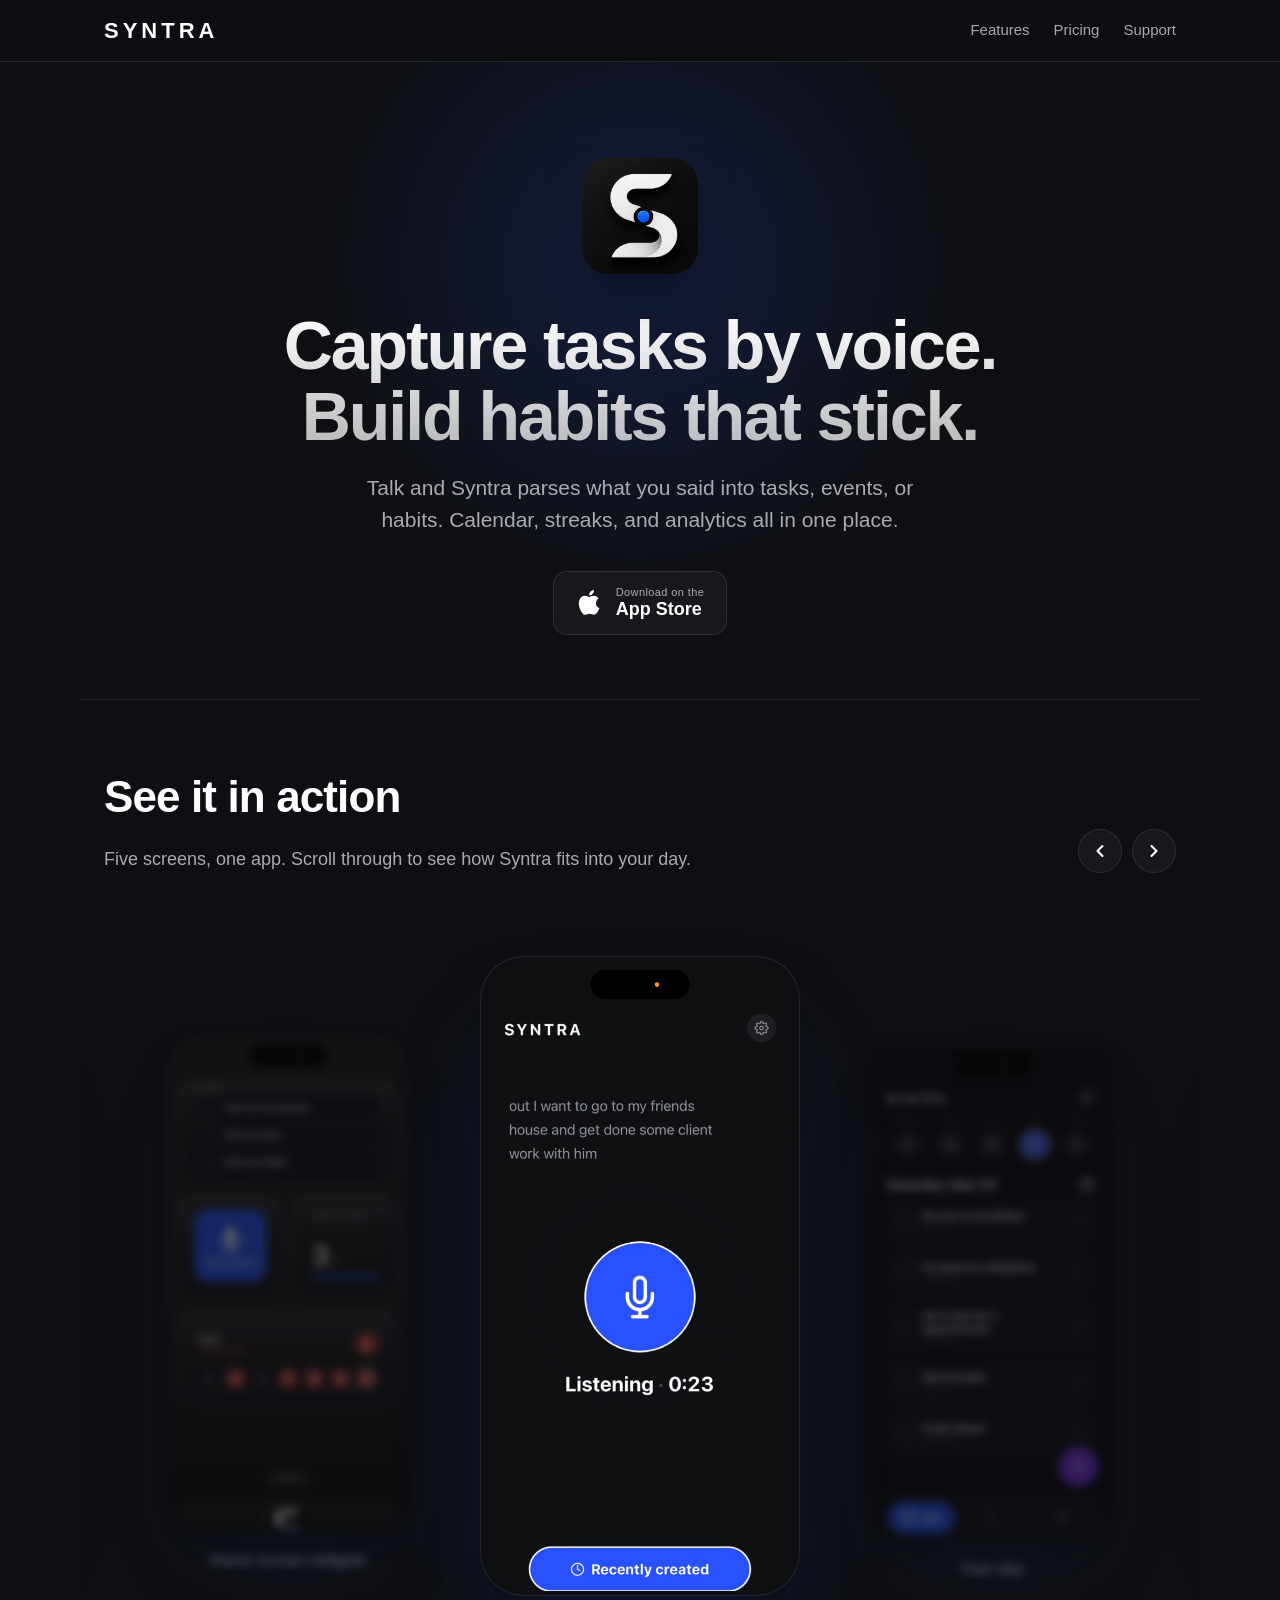
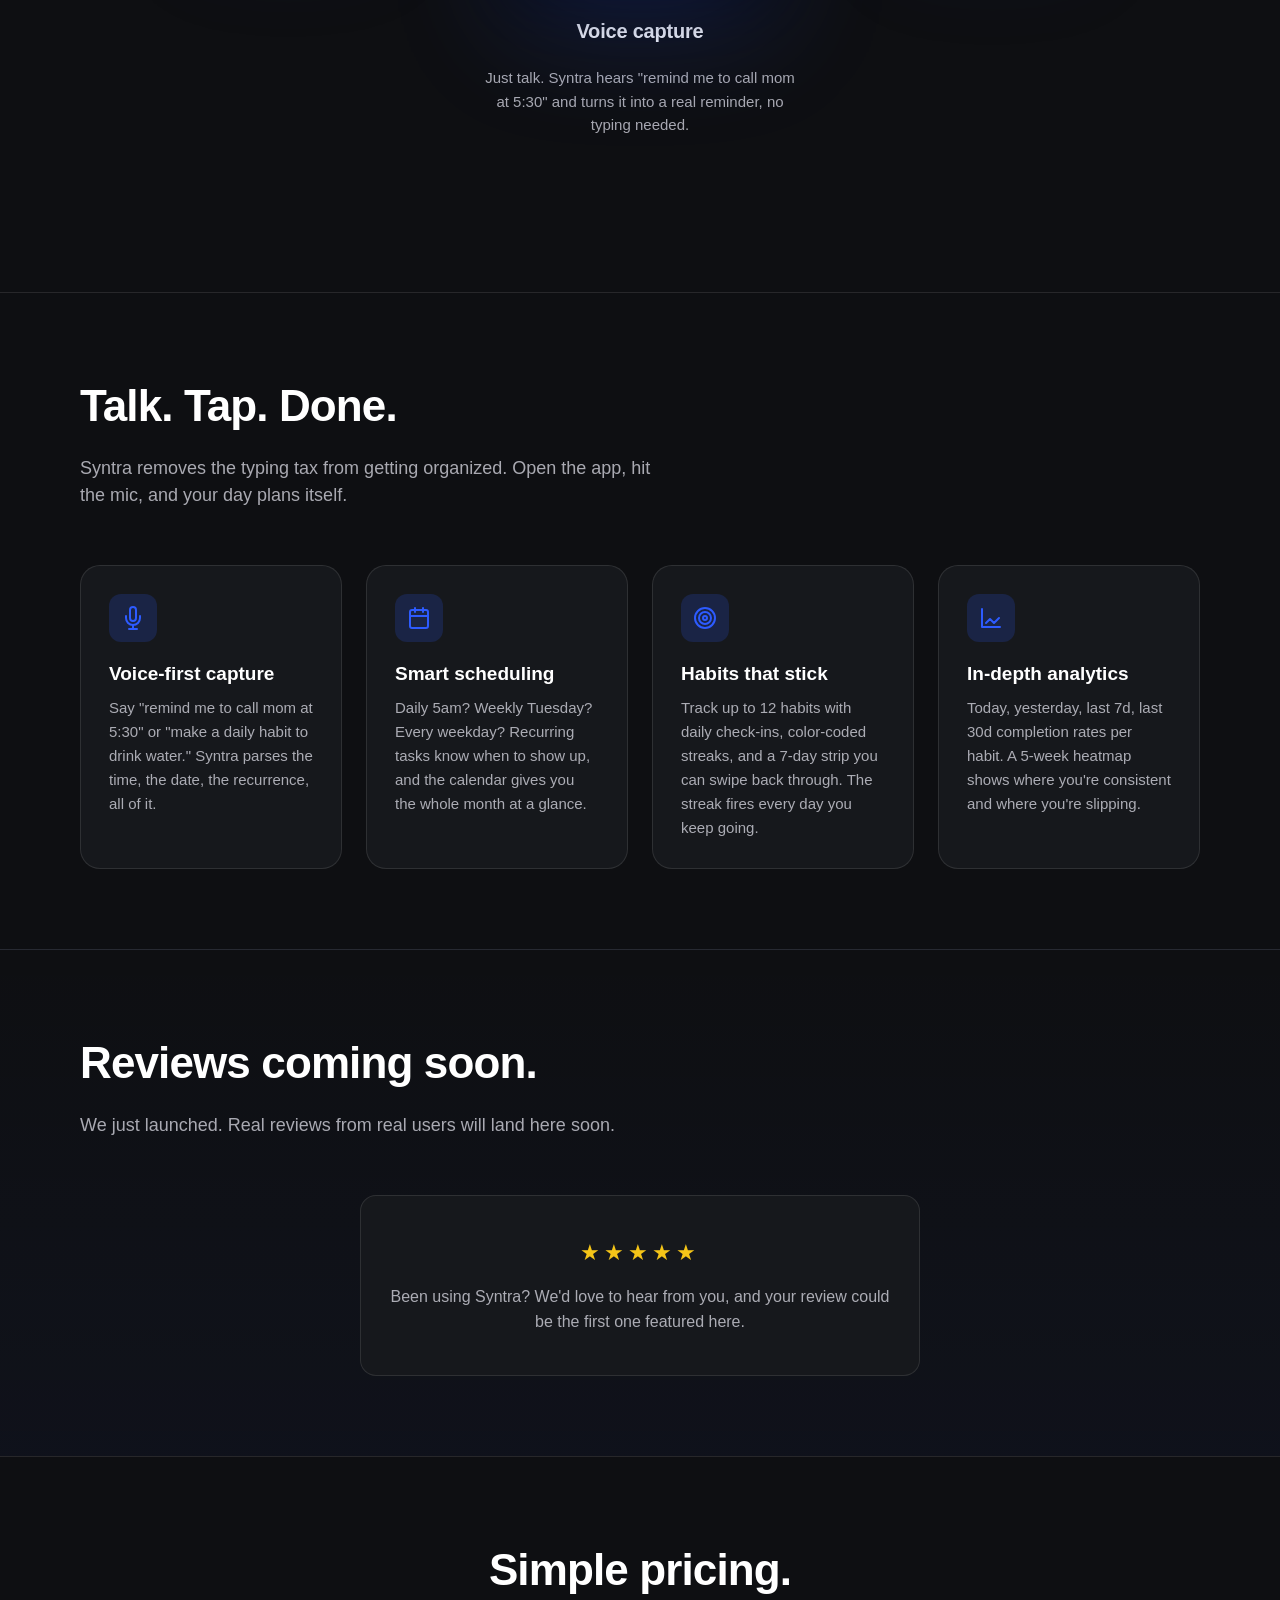
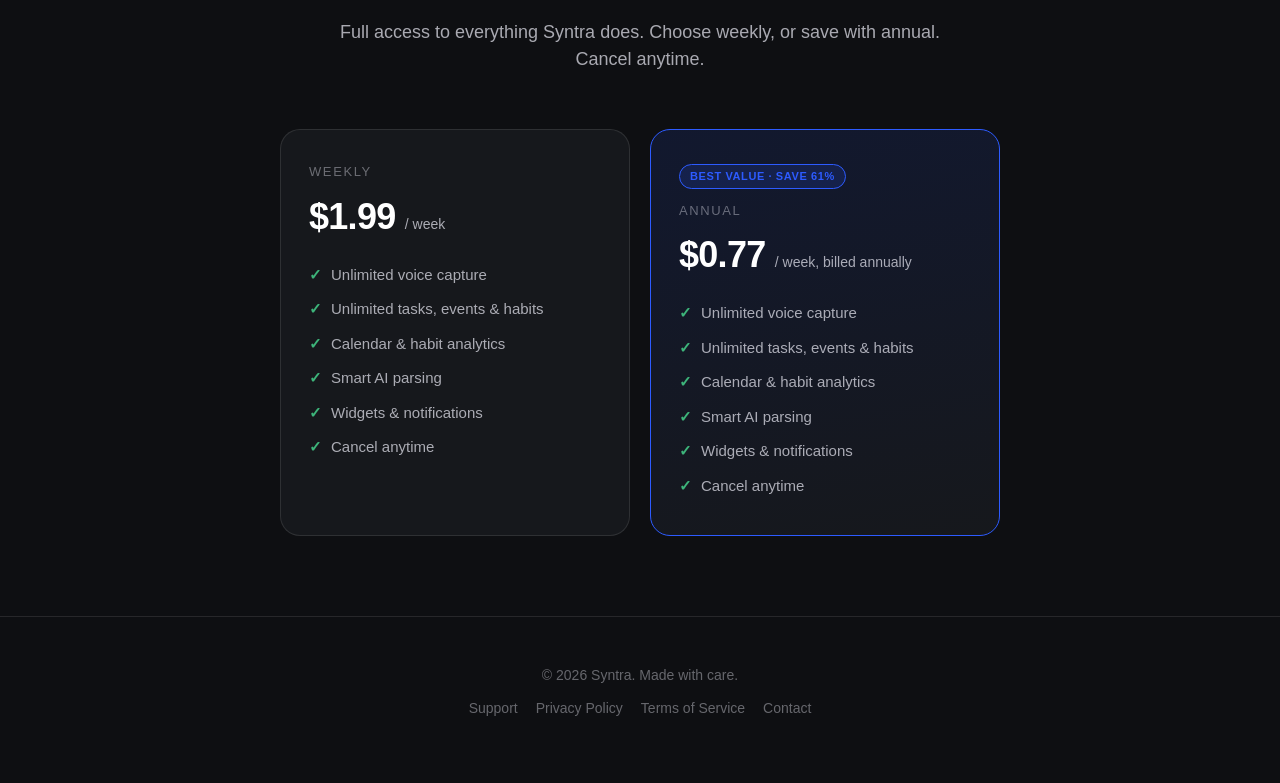
<file: index.html>
<!DOCTYPE html>
<html lang="en">
<head>
  <meta charset="UTF-8" />
  <meta name="viewport" content="width=device-width, initial-scale=1.0" />
  <meta name="description" content="Syntra: capture tasks by voice, build habits that stick. AI-powered productivity for iOS." />
  <meta name="theme-color" content="#0E0F12" />
  <title>Syntra — Voice-first tasks, habits, and events</title>
  <link rel="icon" href="syntra-logo.png" type="image/png" />
  <link rel="apple-touch-icon" href="syntra-logo.png" />
  <link rel="stylesheet" href="styles.css?v=4" />
</head>
<body>

  <!-- Nav -->
  <nav class="nav">
    <div class="nav-inner">
      <a href="/" class="brand">
        <span>SYNTRA</span>
      </a>
      <div class="nav-links">
        <a href="#features">Features</a>
        <a href="#pricing">Pricing</a>
        <a href="support.html">Support</a>
      </div>
    </div>
  </nav>

  <!-- Hero -->
  <header class="hero">
    <div class="hero-inner">
      <img src="syntra-logo.png" alt="Syntra logo" class="logo" />
      <h1>Capture tasks by voice.<br />Build habits that stick.</h1>
      <p>Talk and Syntra parses what you said into tasks, events, or habits. Calendar, streaks, and analytics all in one place.</p>

      <div class="download-row">
        <a href="https://apps.apple.com/app/syntra-voice-tasks-habits/id6770732266" class="store-btn" target="_blank" rel="noopener" aria-label="Download Syntra on the App Store">
          <svg viewBox="0 0 24 24" fill="currentColor"><path d="M17.05 12.04a4.85 4.85 0 0 1 2.32-4.07 5 5 0 0 0-3.94-2.13c-1.66-.17-3.27 1-4.12 1-.86 0-2.16-.97-3.56-.95a5.25 5.25 0 0 0-4.43 2.7c-1.9 3.3-.49 8.16 1.36 10.83.91 1.31 2 2.78 3.42 2.73 1.38-.06 1.9-.89 3.57-.89 1.66 0 2.13.89 3.57.86 1.48-.03 2.42-1.32 3.32-2.65a11.09 11.09 0 0 0 1.5-3.07 4.7 4.7 0 0 1-3.01-4.36zm-2.71-7.95a4.66 4.66 0 0 0 1.07-3.34 4.74 4.74 0 0 0-3.07 1.59 4.4 4.4 0 0 0-1.1 3.22 3.93 3.93 0 0 0 3.1-1.47z"/></svg>
          <div class="store-btn-text">
            <div class="store-btn-small">Download on the</div>
            <div class="store-btn-big">App Store</div>
          </div>
        </a>
      </div>
    </div>
  </header>

  <!-- Real screenshots — center-focused infinite carousel. The
       middle card is sharp + full-size; left/right peeks are blurred
       and dimmed. Items are cloned 3x in the DOM so we can silently
       jump scroll position when the user nears either edge, giving
       the appearance of forever-scrolling in either direction.
       Drag/swipe to advance; arrow buttons step one card with a
       smooth animation. -->
  <section class="screenshots-section">
    <div class="screenshots-header">
      <div>
        <h2 class="section-title">See it in action</h2>
        <p class="section-sub" style="margin-bottom: 0;">Five screens, one app. Scroll through to see how Syntra fits into your day.</p>
      </div>
      <div class="screenshots-arrows" aria-hidden="true">
        <button class="scroll-arrow" data-dir="-1" aria-label="Previous screenshot">
          <svg viewBox="0 0 24 24" fill="none" stroke="currentColor" stroke-width="2.5" stroke-linecap="round" stroke-linejoin="round"><polyline points="15 18 9 12 15 6"/></svg>
        </button>
        <button class="scroll-arrow" data-dir="1" aria-label="Next screenshot">
          <svg viewBox="0 0 24 24" fill="none" stroke="currentColor" stroke-width="2.5" stroke-linecap="round" stroke-linejoin="round"><polyline points="9 18 15 12 9 6"/></svg>
        </button>
      </div>
    </div>

    <div class="screenshots-wrap" id="screenshots-wrap">
      <div class="screenshots" id="screenshots-track">
        <figure class="phone-card">
          <div class="phone phone-shot">
            <img src="screenshots/mic.png?v=4" alt="Voice capture screen" />
          </div>
          <h3>Voice capture</h3>
          <p>Just talk. Syntra hears "remind me to call mom at 5:30" and turns it into a real reminder, no typing needed.</p>
        </figure>
        <figure class="phone-card">
          <div class="phone phone-shot">
            <img src="screenshots/day.png?v=4" alt="Day view with tasks" />
          </div>
          <h3>Your day</h3>
          <p>Every dated task and event for the day, sorted by time. Tap the circle to check it off; completed items strike through and sink to the bottom.</p>
        </figure>
        <figure class="phone-card">
          <div class="phone phone-shot">
            <img src="screenshots/todos.png?v=5" alt="To-do list" />
          </div>
          <h3>To-do list</h3>
          <p>The undated stuff lives here. Add by voice or by hand, edit with a tap, and pull anything you've checked off back from the archive.</p>
        </figure>
        <figure class="phone-card">
          <div class="phone phone-shot">
            <img src="screenshots/habits.png?v=4" alt="Habit tracker with streaks" />
          </div>
          <h3>Habits &amp; streaks</h3>
          <p>Track up to a dozen habits with daily check-ins. The 7-day strip on each card shows your last week at a glance, color-coded so they don't blur together.</p>
        </figure>
        <figure class="phone-card">
          <div class="phone phone-shot">
            <img src="screenshots/analytics.png?v=4" alt="Habit analytics" />
          </div>
          <h3>Habit analytics</h3>
          <p>Today, yesterday, last 7 days, last 30 days. See exactly how often each habit fires. The 30-day grid surfaces patterns and slip-ups you'd otherwise miss.</p>
        </figure>
        <figure class="phone-card">
          <div class="phone phone-shot">
            <img src="screenshots/widgets.png?v=4" alt="Home screen widgets" />
          </div>
          <h3>Home screen widgets</h3>
          <p>Keep Syntra one glance away. Drop your to-dos, today's habit progress, and a tap-to-capture mic right on your home screen, no need to open the app.</p>
        </figure>
      </div>
    </div>
  </section>

  <script>
    // Center-focused, infinite-scroll carousel.
    //
    //   1. Clone the cards twice so the track has 3 identical
    //      batches in the DOM.
    //   2. Initialise scrollLeft to the middle batch — the first
    //      thing the user sees is centered on the same card they'd
    //      see in a non-infinite layout.
    //   3. On every scroll, the card whose center is closest to the
    //      viewport's center gets .active. CSS uses .active to
    //      remove the blur, scale up, and brighten.
    //   4. When the user pans into the first or third batch, jump
    //      scrollLeft by ±batchWidth silently. Because the same
    //      cards exist at +/- batchWidth, the user can't tell.
    (function () {
      var wrap = document.getElementById("screenshots-wrap");
      var track = document.getElementById("screenshots-track");
      if (!wrap || !track) return;

      var ORIGINALS = Array.prototype.slice.call(track.children);
      var N = ORIGINALS.length;

      // Clone four times → 5 batches. More batches = more runway, so
      // a fast fling can't reach the physical scroll edge before the
      // silent recenter fires. We anchor on the MIDDLE (3rd) batch.
      var BATCHES = 5;
      var MID = 2; // index of the centered batch (0-based)
      for (var copy = 0; copy < BATCHES - 1; copy++) {
        ORIGINALS.forEach(function (el) {
          track.appendChild(el.cloneNode(true));
        });
      }

      var allCards = Array.prototype.slice.call(track.children);

      function batchWidth() {
        // Distance from card[0] to card[N] in pixels — i.e. one
        // full batch width including gaps.
        if (allCards.length <= N) return 0;
        return allCards[N].offsetLeft - allCards[0].offsetLeft;
      }

      function targetForCard(card) {
        return card.offsetLeft - wrap.clientWidth / 2 + card.clientWidth / 2;
      }

      // ─── Infinite-loop recenter ───
      // Whenever the scroll drifts a full batch (or more) away from
      // the anchored middle batch, snap it back by a whole number of
      // batch-widths in ONE correction. Using Math.round means even a
      // very fast fling that overshoots several batches is corrected
      // cleanly in a single step, instead of stuttering one batch at a
      // time (which is what caused the glitch).
      var isJumping = false;
      function maybeJump() {
        if (isJumping) return;
        var bw = batchWidth();
        if (!bw) return;
        var anchor = targetForCard(allCards[MID * N]);
        var x = wrap.scrollLeft;
        var k = Math.round((x - anchor) / bw);
        if (k === 0) return;
        isJumping = true;
        // Disable smooth-scroll for the instant, invisible jump.
        wrap.style.scrollBehavior = "auto";
        wrap.scrollLeft = x - k * bw;
        requestAnimationFrame(function () {
          wrap.style.scrollBehavior = "";
          isJumping = false;
        });
      }

      // ─── Active-card detection ───
      function updateActive() {
        var wrapRect = wrap.getBoundingClientRect();
        var center = wrapRect.left + wrapRect.width / 2;
        var bestCard = null;
        var bestDistance = Infinity;
        allCards.forEach(function (card) {
          var rect = card.getBoundingClientRect();
          var cardCenter = rect.left + rect.width / 2;
          var distance = Math.abs(cardCenter - center);
          if (distance < bestDistance) {
            bestDistance = distance;
            bestCard = card;
          }
        });
        allCards.forEach(function (c) {
          c.classList.toggle("active", c === bestCard);
        });
      }

      var raf = 0;
      wrap.addEventListener("scroll", function () {
        maybeJump();
        cancelAnimationFrame(raf);
        raf = requestAnimationFrame(updateActive);
      });

      // ─── Arrow buttons ───
      document.querySelectorAll(".scroll-arrow").forEach(function (btn) {
        btn.addEventListener("click", function () {
          var dir = parseInt(btn.getAttribute("data-dir"), 10) || 1;
          var card = wrap.querySelector(".phone-card");
          if (!card) return;
          var cardW = card.getBoundingClientRect().width;
          var styles = getComputedStyle(track);
          var gap = parseInt(styles.columnGap || styles.gap || "0", 10) || 24;
          wrap.scrollBy({ left: dir * (cardW + gap), behavior: "smooth" });
        });
      });

      // ─── Init ───
      function init() {
        if (allCards.length <= N) return;
        // Land on the first card of the anchored middle batch.
        wrap.style.scrollBehavior = "auto";
        wrap.scrollLeft = targetForCard(allCards[MID * N]);
        wrap.style.scrollBehavior = "";
        updateActive();
      }

      // Wait for the screenshot images so the offset math uses the
      // final layout. window load fires after all resources.
      if (document.readyState === "complete") {
        init();
      } else {
        window.addEventListener("load", init);
      }
      window.addEventListener("resize", init);
    })();
  </script>

  <!-- Features -->
  <section id="features" class="features">
    <div class="section-inner">
      <h2 class="section-title">Talk. Tap. Done.</h2>
      <p class="section-sub">Syntra removes the typing tax from getting organized. Open the app, hit the mic, and your day plans itself.</p>
      <div class="features-grid">

        <div class="feature-card">
          <div class="feature-icon">
            <svg viewBox="0 0 24 24" fill="none" stroke="currentColor" stroke-width="2" stroke-linecap="round" stroke-linejoin="round"><path d="M12 1a3 3 0 0 0-3 3v8a3 3 0 0 0 6 0V4a3 3 0 0 0-3-3z"/><path d="M19 10v2a7 7 0 0 1-14 0v-2"/><line x1="12" y1="19" x2="12" y2="23"/><line x1="8" y1="23" x2="16" y2="23"/></svg>
          </div>
          <h3 class="feature-title">Voice-first capture</h3>
          <p class="feature-body">Say "remind me to call mom at 5:30" or "make a daily habit to drink water." Syntra parses the time, the date, the recurrence, all of it.</p>
        </div>

        <div class="feature-card">
          <div class="feature-icon">
            <svg viewBox="0 0 24 24" fill="none" stroke="currentColor" stroke-width="2" stroke-linecap="round" stroke-linejoin="round"><rect x="3" y="4" width="18" height="18" rx="2" ry="2"/><line x1="16" y1="2" x2="16" y2="6"/><line x1="8" y1="2" x2="8" y2="6"/><line x1="3" y1="10" x2="21" y2="10"/></svg>
          </div>
          <h3 class="feature-title">Smart scheduling</h3>
          <p class="feature-body">Daily 5am? Weekly Tuesday? Every weekday? Recurring tasks know when to show up, and the calendar gives you the whole month at a glance.</p>
        </div>

        <div class="feature-card">
          <div class="feature-icon">
            <svg viewBox="0 0 24 24" fill="none" stroke="currentColor" stroke-width="2" stroke-linecap="round" stroke-linejoin="round"><circle cx="12" cy="12" r="10"/><circle cx="12" cy="12" r="6"/><circle cx="12" cy="12" r="2"/></svg>
          </div>
          <h3 class="feature-title">Habits that stick</h3>
          <p class="feature-body">Track up to 12 habits with daily check-ins, color-coded streaks, and a 7-day strip you can swipe back through. The streak fires every day you keep going.</p>
        </div>

        <div class="feature-card">
          <div class="feature-icon">
            <svg viewBox="0 0 24 24" fill="none" stroke="currentColor" stroke-width="2" stroke-linecap="round" stroke-linejoin="round"><path d="M3 3v18h18"/><path d="M7 17l4-4 4 4 5-5"/></svg>
          </div>
          <h3 class="feature-title">In-depth analytics</h3>
          <p class="feature-body">Today, yesterday, last 7d, last 30d completion rates per habit. A 5-week heatmap shows where you're consistent and where you're slipping.</p>
        </div>

      </div>
    </div>
  </section>

  <!-- Reviews -->
  <section id="reviews" class="reviews">
    <div class="section-inner">
      <h2 class="section-title">Reviews coming soon.</h2>
      <p class="section-sub">We just launched. Real reviews from real users will land here soon.</p>
      <div class="reviews-soon">
        <div class="reviews-soon-stars">★★★★★</div>
        <p class="reviews-soon-text">Been using Syntra? We'd love to hear from you, and your review could be the first one featured here.</p>
      </div>
    </div>
  </section>

  <!-- Pricing -->
  <section id="pricing" class="pricing">
    <div class="section-inner">
      <h2 class="section-title">Simple pricing.</h2>
      <p class="section-sub" style="margin-left: auto; margin-right: auto;">Full access to everything Syntra does. Choose weekly, or save with annual. Cancel anytime.</p>
      <div class="plans">

        <div class="plan">
          <div class="plan-name">Weekly</div>
          <div class="plan-price">$1.99 <small>/ week</small></div>
          <ul>
            <li>Unlimited voice capture</li>
            <li>Unlimited tasks, events &amp; habits</li>
            <li>Calendar &amp; habit analytics</li>
            <li>Smart AI parsing</li>
            <li>Widgets &amp; notifications</li>
            <li>Cancel anytime</li>
          </ul>
        </div>

        <div class="plan plan-pro">
          <span class="plan-badge">Best value · Save 61%</span>
          <div class="plan-name">Annual</div>
          <div class="plan-price">$0.77 <small>/ week, billed annually</small></div>
          <ul>
            <li>Unlimited voice capture</li>
            <li>Unlimited tasks, events &amp; habits</li>
            <li>Calendar &amp; habit analytics</li>
            <li>Smart AI parsing</li>
            <li>Widgets &amp; notifications</li>
            <li>Cancel anytime</li>
          </ul>
        </div>

      </div>
    </div>
  </section>

  <!-- Footer -->
  <footer>
    <div>© 2026 Syntra. Made with care.</div>
    <div class="links">
      <a href="support.html">Support</a>
      <a href="privacy.html">Privacy Policy</a>
      <a href="terms.html">Terms of Service</a>
      <a href="mailto:hello@downloadsyntra.com">Contact</a>
    </div>
  </footer>

</body>
</html>
</file>
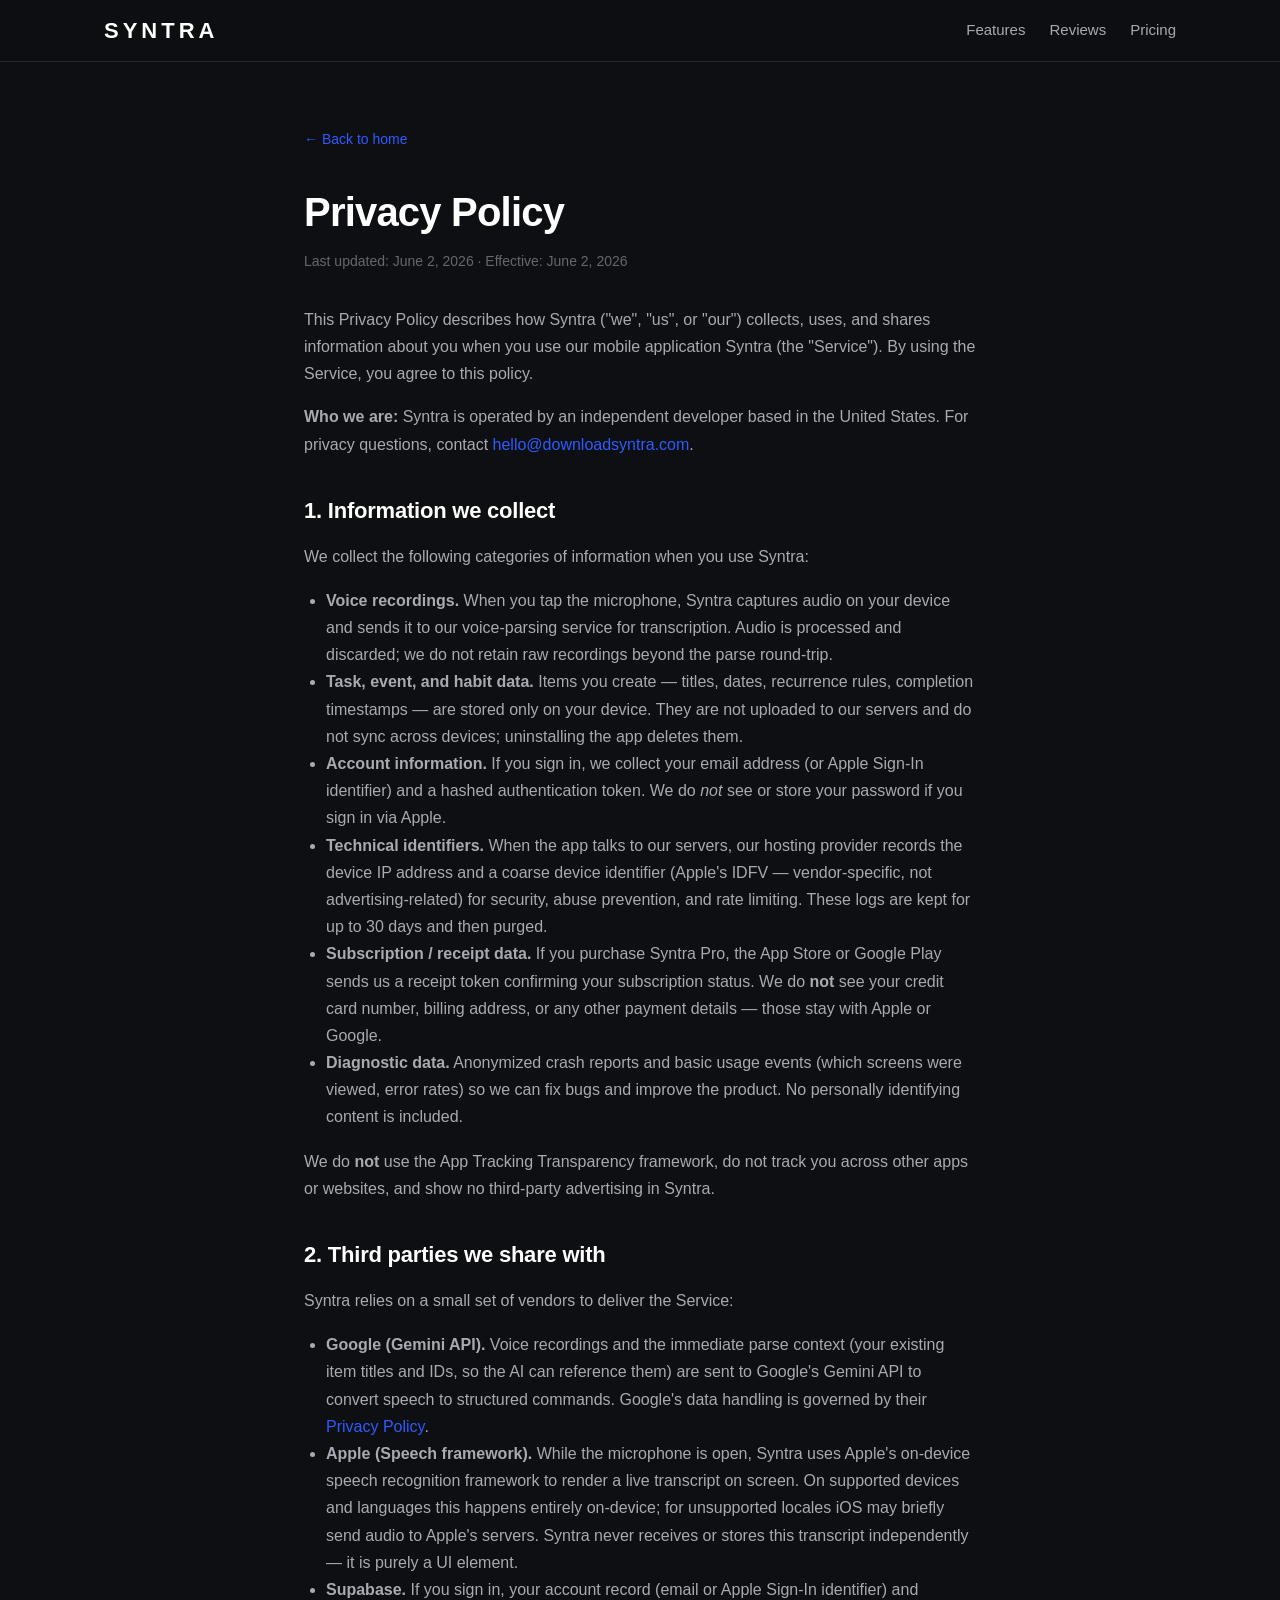
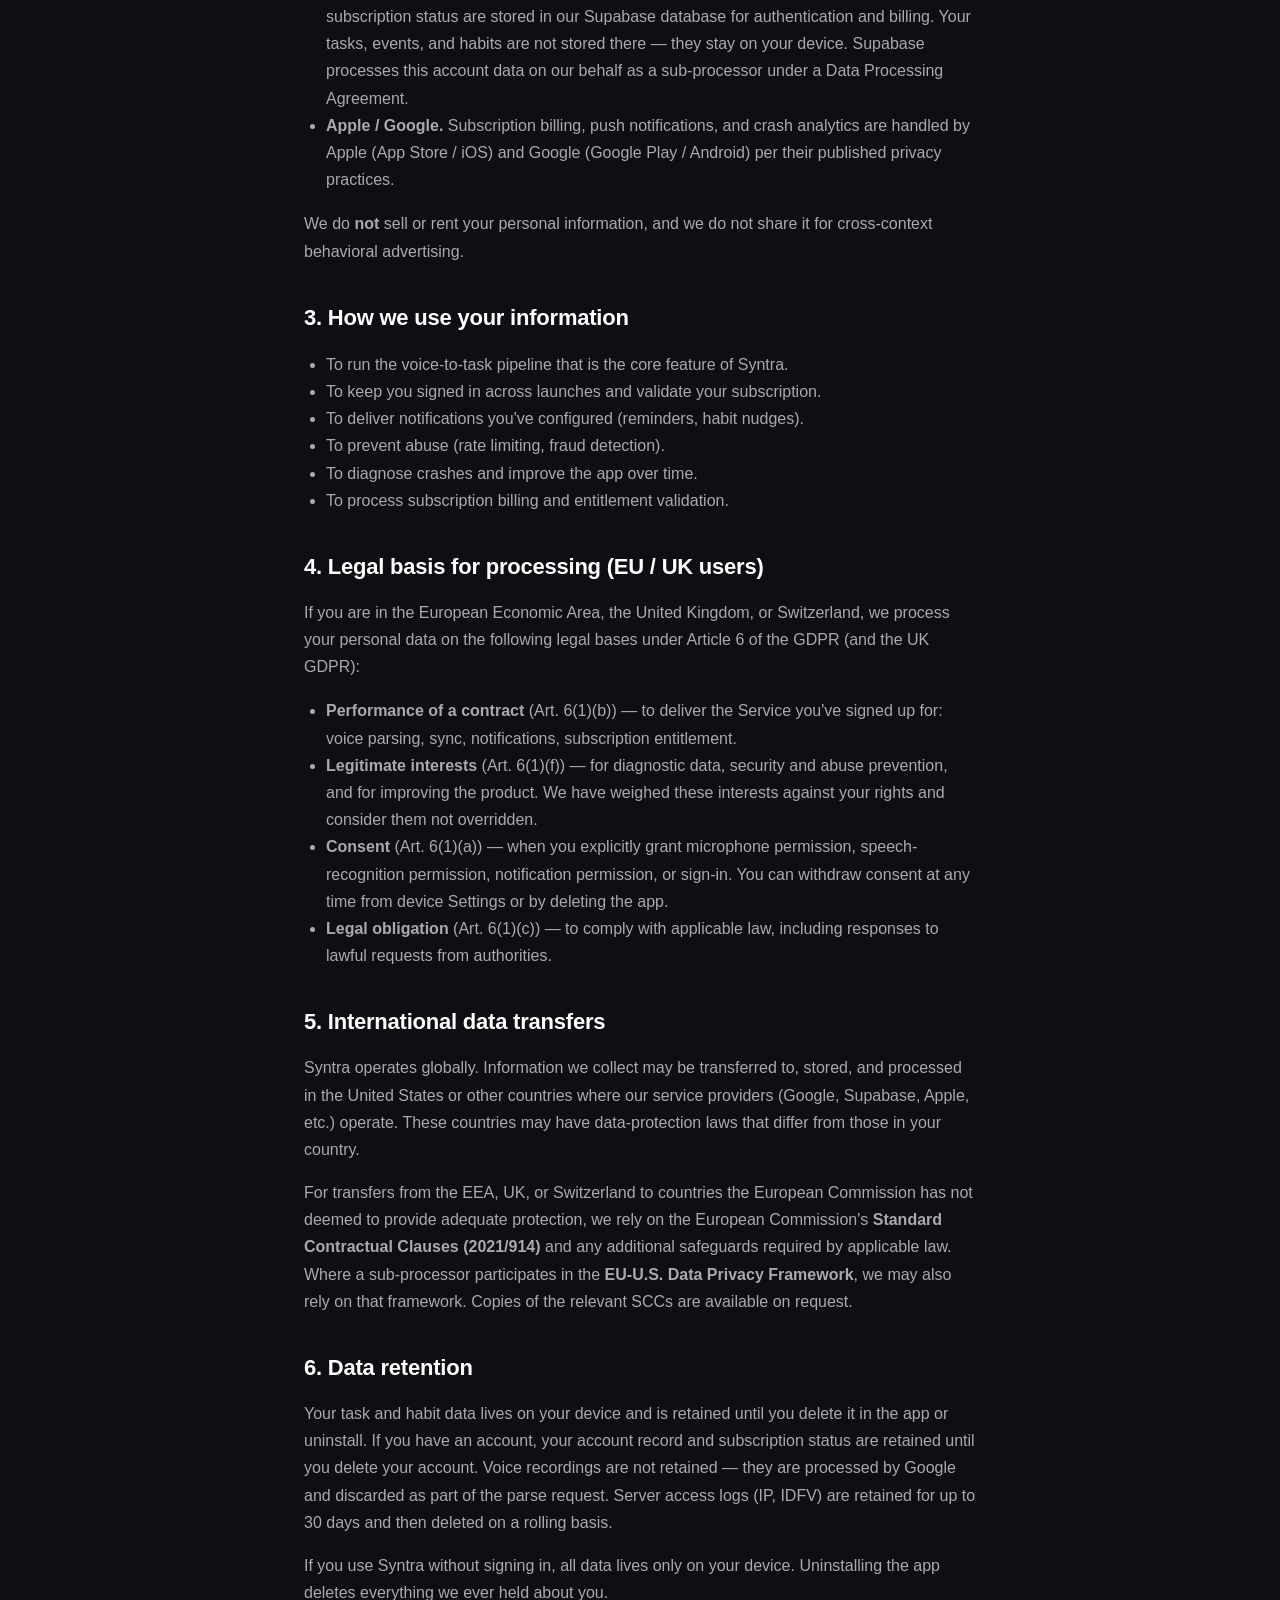
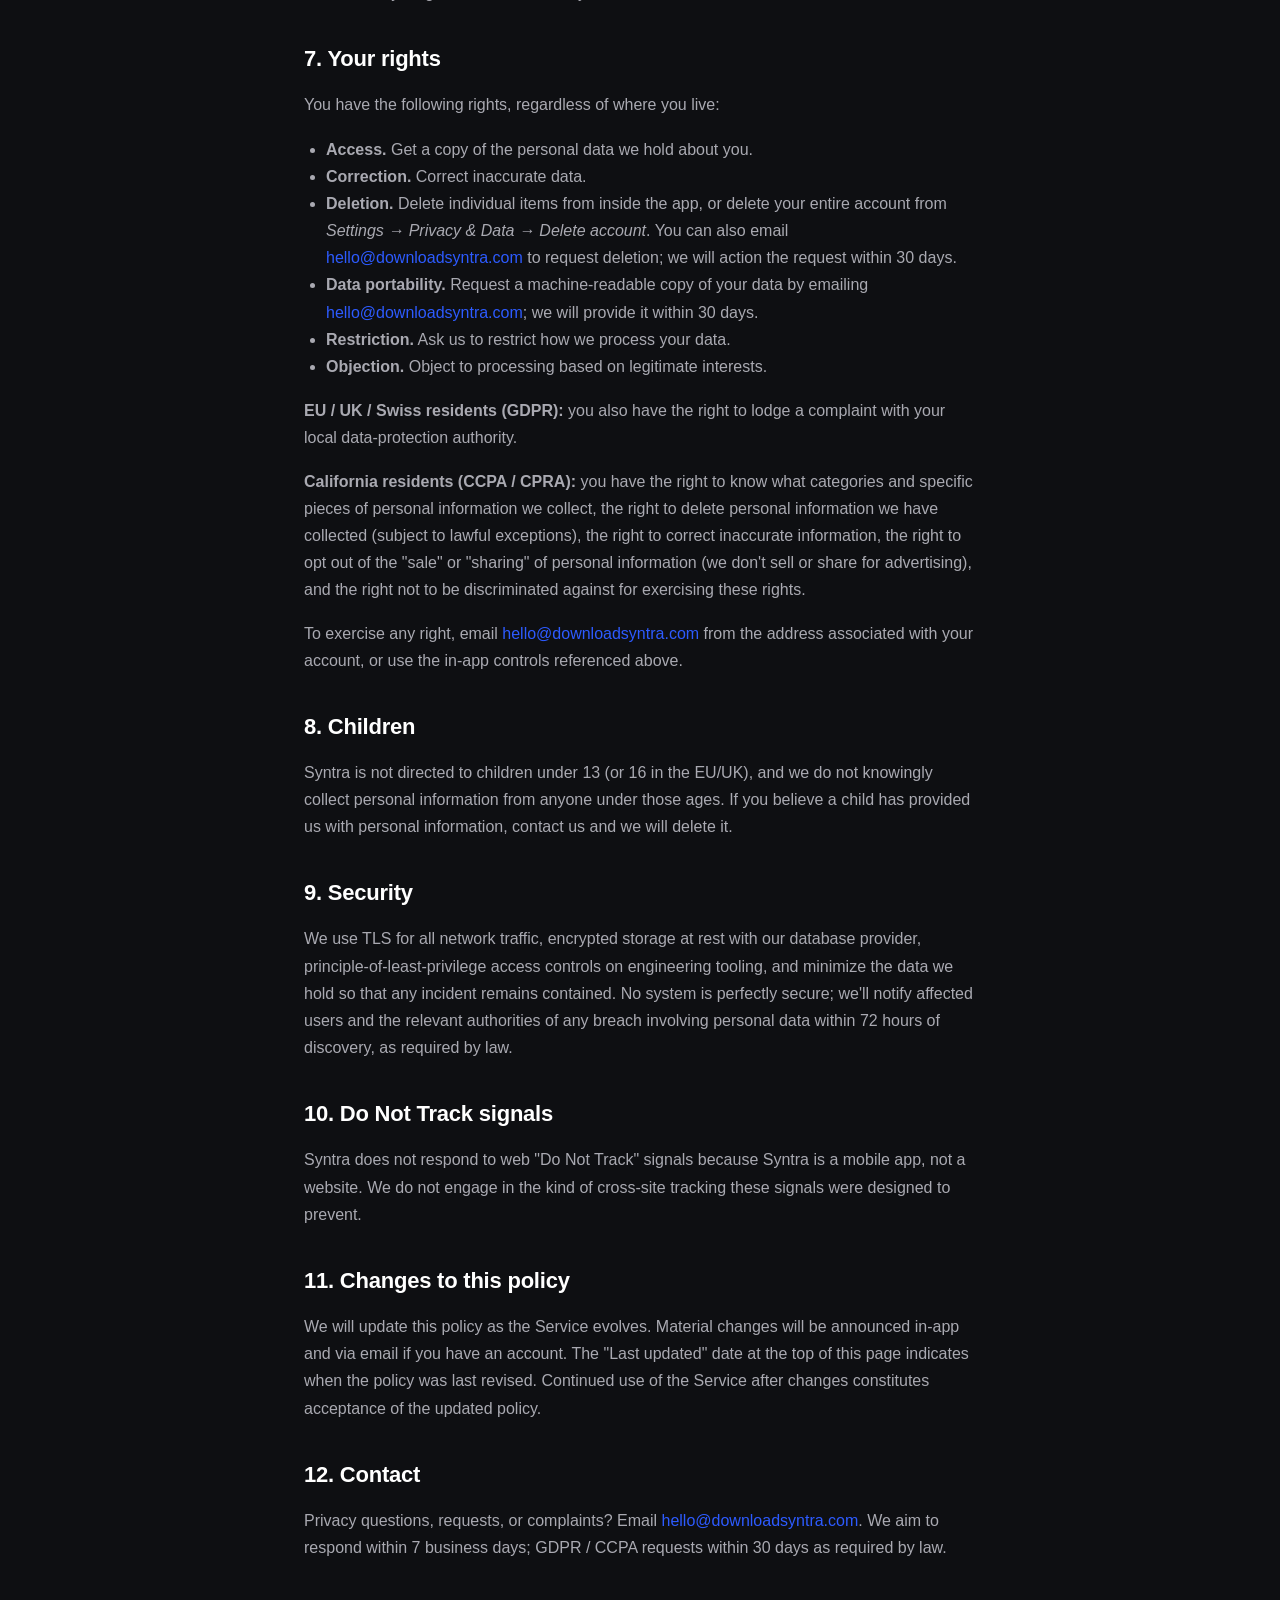
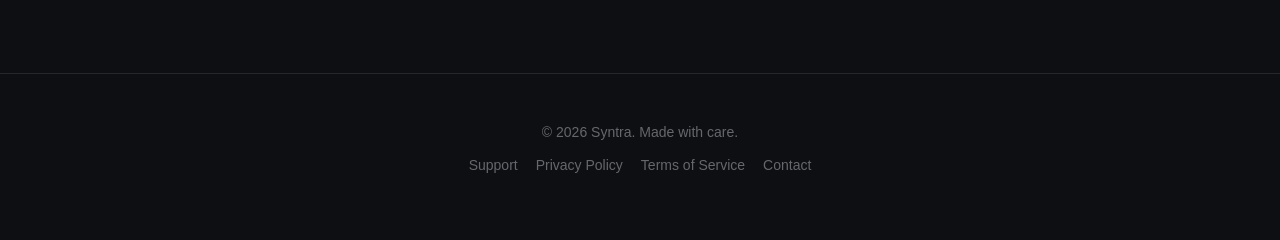
<file: privacy.html>
<!DOCTYPE html>
<html lang="en">
<head>
  <meta charset="UTF-8" />
  <meta name="viewport" content="width=device-width, initial-scale=1.0" />
  <title>Privacy Policy — Syntra</title>
  <meta name="theme-color" content="#0E0F12" />
  <link rel="icon" href="syntra-logo.png" type="image/png" />
  <link rel="stylesheet" href="styles.css" />
</head>
<body>

  <nav class="nav">
    <div class="nav-inner">
      <a href="index.html" class="brand">
        <span>SYNTRA</span>
      </a>
      <div class="nav-links">
        <a href="index.html#features">Features</a>
        <a href="index.html#reviews">Reviews</a>
        <a href="index.html#pricing">Pricing</a>
      </div>
    </div>
  </nav>

  <main class="legal">
    <a href="index.html" class="back">← Back to home</a>
    <h1>Privacy Policy</h1>
    <p class="updated">Last updated: June 2, 2026 · Effective: June 2, 2026</p>

    <p>This Privacy Policy describes how Syntra ("we", "us", or "our") collects, uses, and shares information about you when you use our mobile application Syntra (the "Service"). By using the Service, you agree to this policy.</p>

    <p><strong>Who we are:</strong> Syntra is operated by an independent developer based in the United States. For privacy questions, contact <a href="mailto:hello@downloadsyntra.com">hello@downloadsyntra.com</a>.</p>

    <h2>1. Information we collect</h2>
    <p>We collect the following categories of information when you use Syntra:</p>
    <ul>
      <li><strong>Voice recordings.</strong> When you tap the microphone, Syntra captures audio on your device and sends it to our voice-parsing service for transcription. Audio is processed and discarded; we do not retain raw recordings beyond the parse round-trip.</li>
      <li><strong>Task, event, and habit data.</strong> Items you create — titles, dates, recurrence rules, completion timestamps — are stored only on your device. They are not uploaded to our servers and do not sync across devices; uninstalling the app deletes them.</li>
      <li><strong>Account information.</strong> If you sign in, we collect your email address (or Apple Sign-In identifier) and a hashed authentication token. We do <em>not</em> see or store your password if you sign in via Apple.</li>
      <li><strong>Technical identifiers.</strong> When the app talks to our servers, our hosting provider records the device IP address and a coarse device identifier (Apple's IDFV — vendor-specific, not advertising-related) for security, abuse prevention, and rate limiting. These logs are kept for up to 30 days and then purged.</li>
      <li><strong>Subscription / receipt data.</strong> If you purchase Syntra Pro, the App Store or Google Play sends us a receipt token confirming your subscription status. We do <strong>not</strong> see your credit card number, billing address, or any other payment details — those stay with Apple or Google.</li>
      <li><strong>Diagnostic data.</strong> Anonymized crash reports and basic usage events (which screens were viewed, error rates) so we can fix bugs and improve the product. No personally identifying content is included.</li>
    </ul>
    <p>We do <strong>not</strong> use the App Tracking Transparency framework, do not track you across other apps or websites, and show no third-party advertising in Syntra.</p>

    <h2>2. Third parties we share with</h2>
    <p>Syntra relies on a small set of vendors to deliver the Service:</p>
    <ul>
      <li><strong>Google (Gemini API).</strong> Voice recordings and the immediate parse context (your existing item titles and IDs, so the AI can reference them) are sent to Google's Gemini API to convert speech to structured commands. Google's data handling is governed by their <a href="https://policies.google.com/privacy" target="_blank" rel="noopener">Privacy Policy</a>.</li>
      <li><strong>Apple (Speech framework).</strong> While the microphone is open, Syntra uses Apple's on-device speech recognition framework to render a live transcript on screen. On supported devices and languages this happens entirely on-device; for unsupported locales iOS may briefly send audio to Apple's servers. Syntra never receives or stores this transcript independently — it is purely a UI element.</li>
      <li><strong>Supabase.</strong> If you sign in, your account record (email or Apple Sign-In identifier) and subscription status are stored in our Supabase database for authentication and billing. Your tasks, events, and habits are not stored there — they stay on your device. Supabase processes this account data on our behalf as a sub-processor under a Data Processing Agreement.</li>
      <li><strong>Apple / Google.</strong> Subscription billing, push notifications, and crash analytics are handled by Apple (App Store / iOS) and Google (Google Play / Android) per their published privacy practices.</li>
    </ul>
    <p>We do <strong>not</strong> sell or rent your personal information, and we do not share it for cross-context behavioral advertising.</p>

    <h2>3. How we use your information</h2>
    <ul>
      <li>To run the voice-to-task pipeline that is the core feature of Syntra.</li>
      <li>To keep you signed in across launches and validate your subscription.</li>
      <li>To deliver notifications you've configured (reminders, habit nudges).</li>
      <li>To prevent abuse (rate limiting, fraud detection).</li>
      <li>To diagnose crashes and improve the app over time.</li>
      <li>To process subscription billing and entitlement validation.</li>
    </ul>

    <h2>4. Legal basis for processing (EU / UK users)</h2>
    <p>If you are in the European Economic Area, the United Kingdom, or Switzerland, we process your personal data on the following legal bases under Article 6 of the GDPR (and the UK GDPR):</p>
    <ul>
      <li><strong>Performance of a contract</strong> (Art. 6(1)(b)) — to deliver the Service you've signed up for: voice parsing, sync, notifications, subscription entitlement.</li>
      <li><strong>Legitimate interests</strong> (Art. 6(1)(f)) — for diagnostic data, security and abuse prevention, and for improving the product. We have weighed these interests against your rights and consider them not overridden.</li>
      <li><strong>Consent</strong> (Art. 6(1)(a)) — when you explicitly grant microphone permission, speech-recognition permission, notification permission, or sign-in. You can withdraw consent at any time from device Settings or by deleting the app.</li>
      <li><strong>Legal obligation</strong> (Art. 6(1)(c)) — to comply with applicable law, including responses to lawful requests from authorities.</li>
    </ul>

    <h2>5. International data transfers</h2>
    <p>Syntra operates globally. Information we collect may be transferred to, stored, and processed in the United States or other countries where our service providers (Google, Supabase, Apple, etc.) operate. These countries may have data-protection laws that differ from those in your country.</p>
    <p>For transfers from the EEA, UK, or Switzerland to countries the European Commission has not deemed to provide adequate protection, we rely on the European Commission's <strong>Standard Contractual Clauses (2021/914)</strong> and any additional safeguards required by applicable law. Where a sub-processor participates in the <strong>EU-U.S. Data Privacy Framework</strong>, we may also rely on that framework. Copies of the relevant SCCs are available on request.</p>

    <h2>6. Data retention</h2>
    <p>Your task and habit data lives on your device and is retained until you delete it in the app or uninstall. If you have an account, your account record and subscription status are retained until you delete your account. Voice recordings are not retained — they are processed by Google and discarded as part of the parse request. Server access logs (IP, IDFV) are retained for up to 30 days and then deleted on a rolling basis.</p>
    <p>If you use Syntra without signing in, all data lives only on your device. Uninstalling the app deletes everything we ever held about you.</p>

    <h2>7. Your rights</h2>
    <p>You have the following rights, regardless of where you live:</p>
    <ul>
      <li><strong>Access.</strong> Get a copy of the personal data we hold about you.</li>
      <li><strong>Correction.</strong> Correct inaccurate data.</li>
      <li><strong>Deletion.</strong> Delete individual items from inside the app, or delete your entire account from <em>Settings → Privacy &amp; Data → Delete account</em>. You can also email <a href="mailto:hello@downloadsyntra.com">hello@downloadsyntra.com</a> to request deletion; we will action the request within 30 days.</li>
      <li><strong>Data portability.</strong> Request a machine-readable copy of your data by emailing <a href="mailto:hello@downloadsyntra.com">hello@downloadsyntra.com</a>; we will provide it within 30 days.</li>
      <li><strong>Restriction.</strong> Ask us to restrict how we process your data.</li>
      <li><strong>Objection.</strong> Object to processing based on legitimate interests.</li>
    </ul>
    <p><strong>EU / UK / Swiss residents (GDPR):</strong> you also have the right to lodge a complaint with your local data-protection authority.</p>
    <p><strong>California residents (CCPA / CPRA):</strong> you have the right to know what categories and specific pieces of personal information we collect, the right to delete personal information we have collected (subject to lawful exceptions), the right to correct inaccurate information, the right to opt out of the "sale" or "sharing" of personal information (we don't sell or share for advertising), and the right not to be discriminated against for exercising these rights.</p>
    <p>To exercise any right, email <a href="mailto:hello@downloadsyntra.com">hello@downloadsyntra.com</a> from the address associated with your account, or use the in-app controls referenced above.</p>

    <h2>8. Children</h2>
    <p>Syntra is not directed to children under 13 (or 16 in the EU/UK), and we do not knowingly collect personal information from anyone under those ages. If you believe a child has provided us with personal information, contact us and we will delete it.</p>

    <h2>9. Security</h2>
    <p>We use TLS for all network traffic, encrypted storage at rest with our database provider, principle-of-least-privilege access controls on engineering tooling, and minimize the data we hold so that any incident remains contained. No system is perfectly secure; we'll notify affected users and the relevant authorities of any breach involving personal data within 72 hours of discovery, as required by law.</p>

    <h2>10. Do Not Track signals</h2>
    <p>Syntra does not respond to web "Do Not Track" signals because Syntra is a mobile app, not a website. We do not engage in the kind of cross-site tracking these signals were designed to prevent.</p>

    <h2>11. Changes to this policy</h2>
    <p>We will update this policy as the Service evolves. Material changes will be announced in-app and via email if you have an account. The "Last updated" date at the top of this page indicates when the policy was last revised. Continued use of the Service after changes constitutes acceptance of the updated policy.</p>

    <h2>12. Contact</h2>
    <p>Privacy questions, requests, or complaints? Email <a href="mailto:hello@downloadsyntra.com">hello@downloadsyntra.com</a>. We aim to respond within 7 business days; GDPR / CCPA requests within 30 days as required by law.</p>
  </main>

  <footer>
    <div>© 2026 Syntra. Made with care.</div>
    <div class="links">
      <a href="support.html">Support</a>
      <a href="privacy.html">Privacy Policy</a>
      <a href="terms.html">Terms of Service</a>
      <a href="mailto:hello@downloadsyntra.com">Contact</a>
    </div>
  </footer>

</body>
</html>
</file>
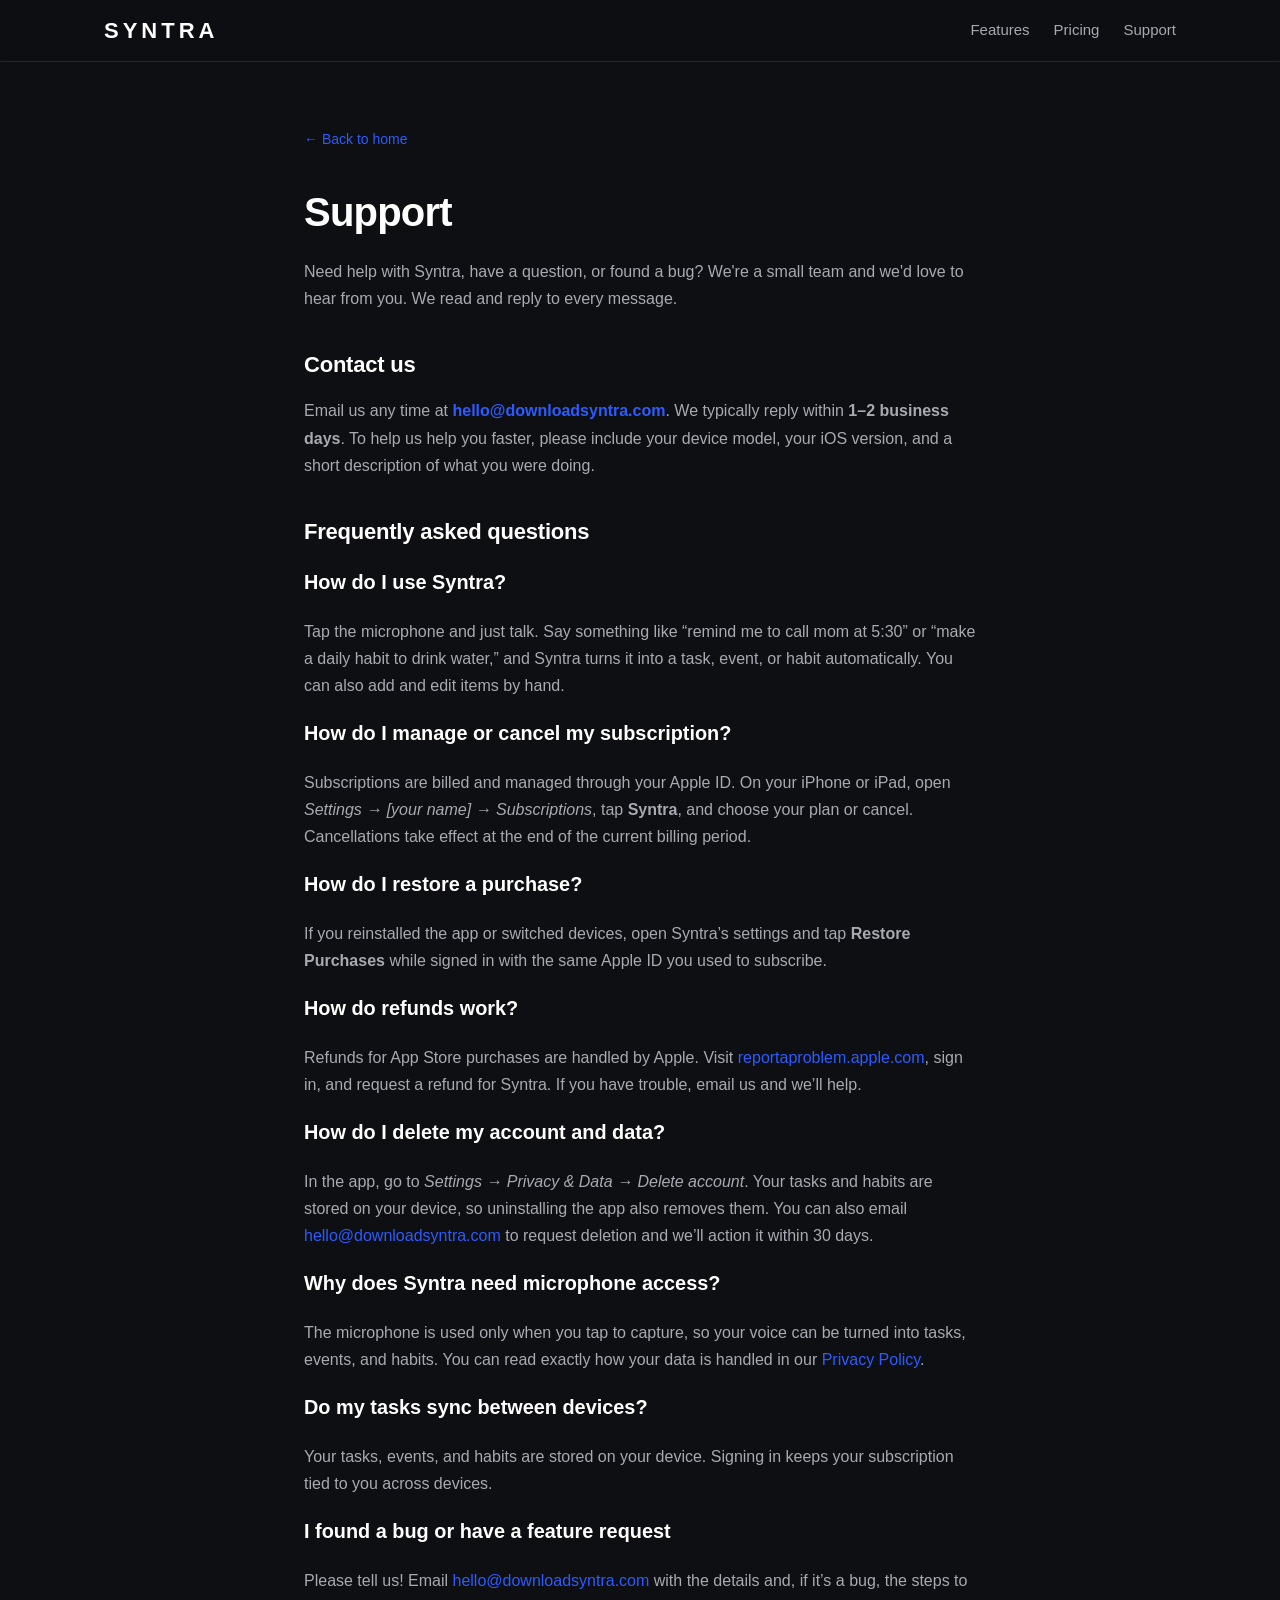
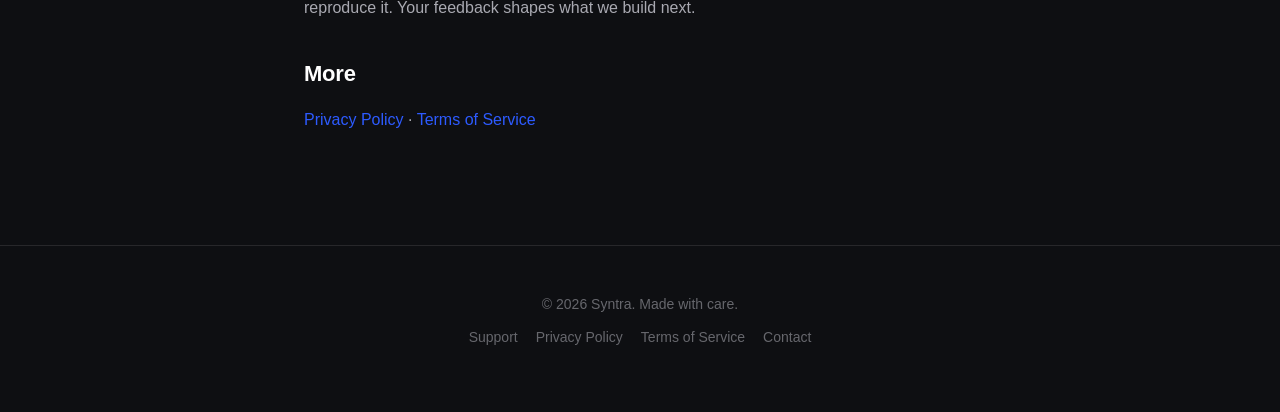
<file: support.html>
<!DOCTYPE html>
<html lang="en">
<head>
  <meta charset="UTF-8" />
  <meta name="viewport" content="width=device-width, initial-scale=1.0" />
  <title>Support — Syntra</title>
  <meta name="description" content="Get help with Syntra. Contact support, manage your subscription, and find answers to common questions." />
  <meta name="theme-color" content="#0E0F12" />
  <link rel="icon" href="syntra-logo.png" type="image/png" />
  <link rel="stylesheet" href="styles.css" />
</head>
<body>

  <nav class="nav">
    <div class="nav-inner">
      <a href="index.html" class="brand">
        <span>SYNTRA</span>
      </a>
      <div class="nav-links">
        <a href="index.html#features">Features</a>
        <a href="index.html#pricing">Pricing</a>
        <a href="support.html">Support</a>
      </div>
    </div>
  </nav>

  <main class="legal">
    <a href="index.html" class="back">← Back to home</a>
    <h1>Support</h1>
    <p>Need help with Syntra, have a question, or found a bug? We're a small team and we'd love to hear from you. We read and reply to every message.</p>

    <h2>Contact us</h2>
    <p>
      Email us any time at
      <a href="mailto:hello@downloadsyntra.com?subject=Syntra%20Support"><strong>hello@downloadsyntra.com</strong></a>.
      We typically reply within <strong>1–2 business days</strong>. To help us help you faster, please include your device model, your iOS version, and a short description of what you were doing.
    </p>

    <h2>Frequently asked questions</h2>

    <h3>How do I use Syntra?</h3>
    <p>Tap the microphone and just talk. Say something like “remind me to call mom at 5:30” or “make a daily habit to drink water,” and Syntra turns it into a task, event, or habit automatically. You can also add and edit items by hand.</p>

    <h3>How do I manage or cancel my subscription?</h3>
    <p>Subscriptions are billed and managed through your Apple ID. On your iPhone or iPad, open <em>Settings → [your name] → Subscriptions</em>, tap <strong>Syntra</strong>, and choose your plan or cancel. Cancellations take effect at the end of the current billing period.</p>

    <h3>How do I restore a purchase?</h3>
    <p>If you reinstalled the app or switched devices, open Syntra’s settings and tap <strong>Restore Purchases</strong> while signed in with the same Apple ID you used to subscribe.</p>

    <h3>How do refunds work?</h3>
    <p>Refunds for App Store purchases are handled by Apple. Visit <a href="https://reportaproblem.apple.com" target="_blank" rel="noopener">reportaproblem.apple.com</a>, sign in, and request a refund for Syntra. If you have trouble, email us and we’ll help.</p>

    <h3>How do I delete my account and data?</h3>
    <p>In the app, go to <em>Settings → Privacy &amp; Data → Delete account</em>. Your tasks and habits are stored on your device, so uninstalling the app also removes them. You can also email <a href="mailto:hello@downloadsyntra.com">hello@downloadsyntra.com</a> to request deletion and we’ll action it within 30 days.</p>

    <h3>Why does Syntra need microphone access?</h3>
    <p>The microphone is used only when you tap to capture, so your voice can be turned into tasks, events, and habits. You can read exactly how your data is handled in our <a href="privacy.html">Privacy Policy</a>.</p>

    <h3>Do my tasks sync between devices?</h3>
    <p>Your tasks, events, and habits are stored on your device. Signing in keeps your subscription tied to you across devices.</p>

    <h3>I found a bug or have a feature request</h3>
    <p>Please tell us! Email <a href="mailto:hello@downloadsyntra.com?subject=Syntra%20Feedback">hello@downloadsyntra.com</a> with the details and, if it’s a bug, the steps to reproduce it. Your feedback shapes what we build next.</p>

    <h2>More</h2>
    <p>
      <a href="privacy.html">Privacy Policy</a> ·
      <a href="terms.html">Terms of Service</a>
    </p>
  </main>

  <footer>
    <div>© 2026 Syntra. Made with care.</div>
    <div class="links">
      <a href="support.html">Support</a>
      <a href="privacy.html">Privacy Policy</a>
      <a href="terms.html">Terms of Service</a>
      <a href="mailto:hello@downloadsyntra.com">Contact</a>
    </div>
  </footer>

</body>
</html>
</file>
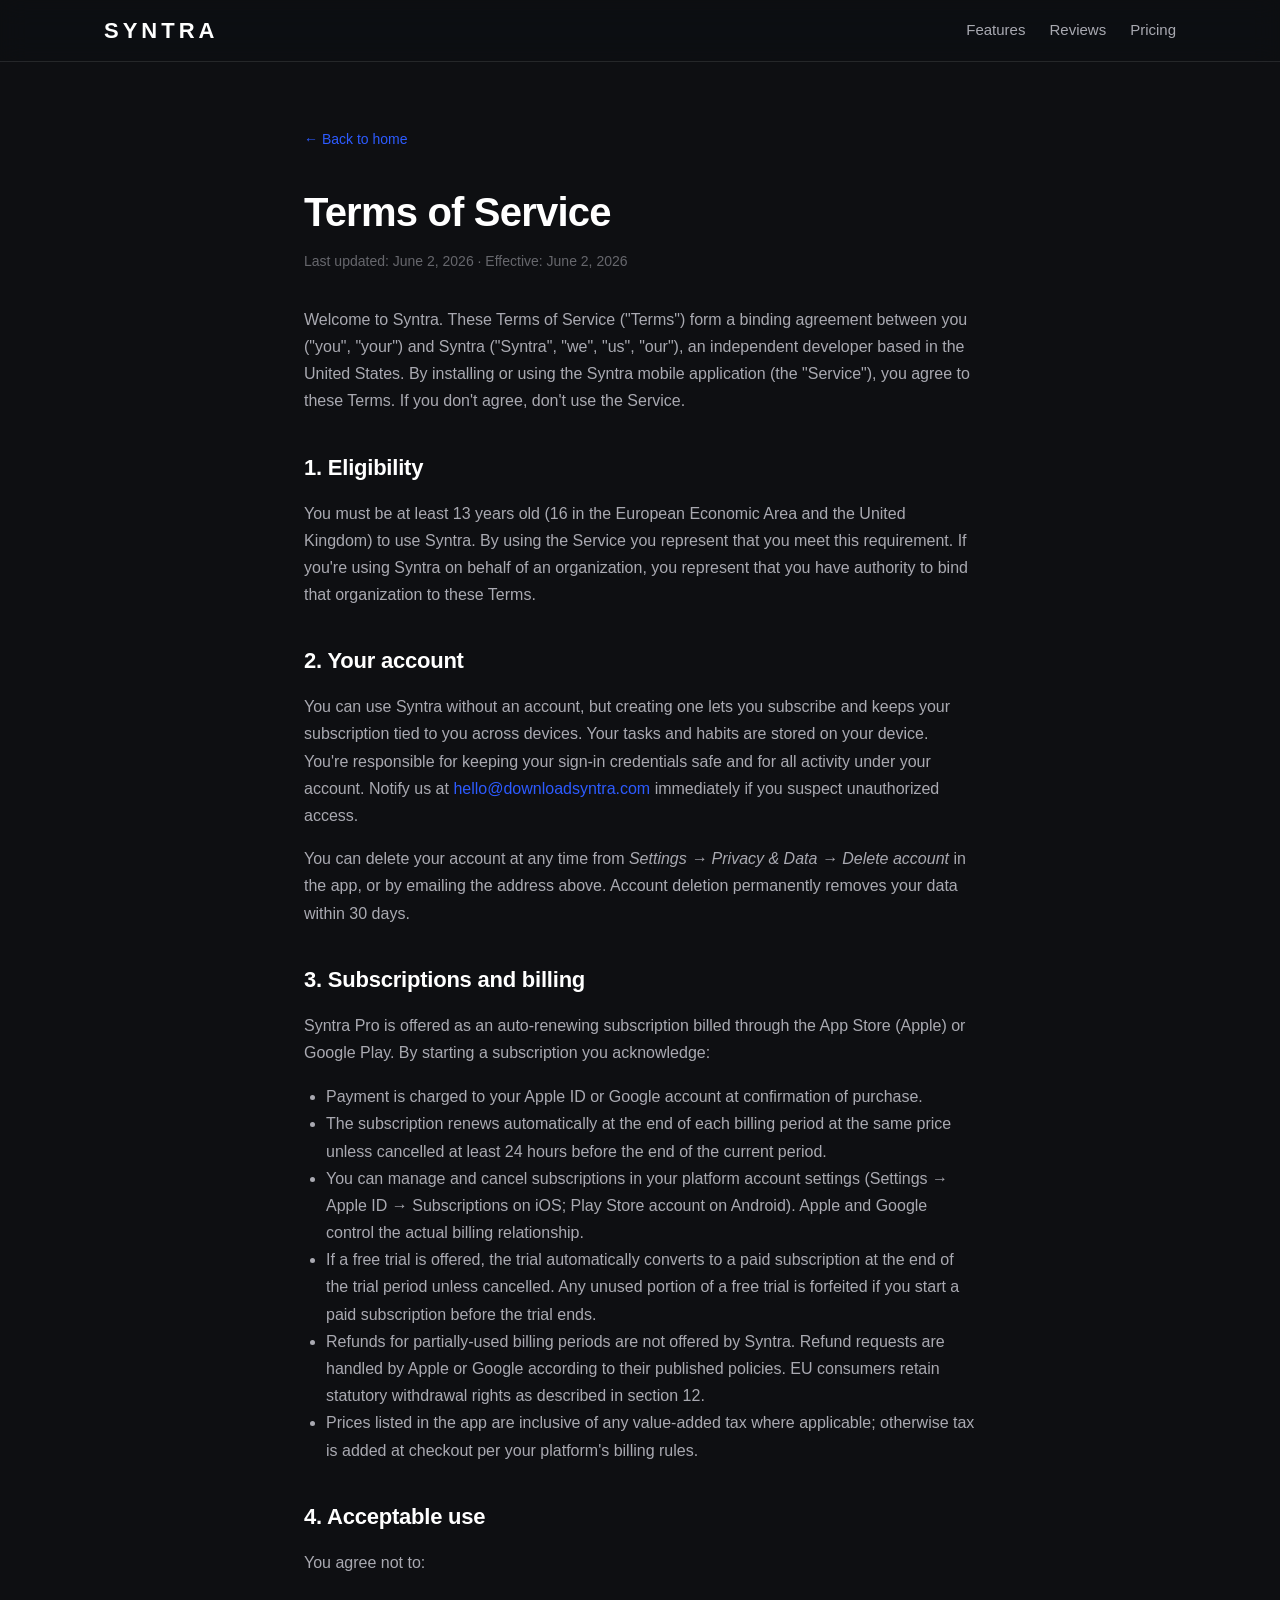
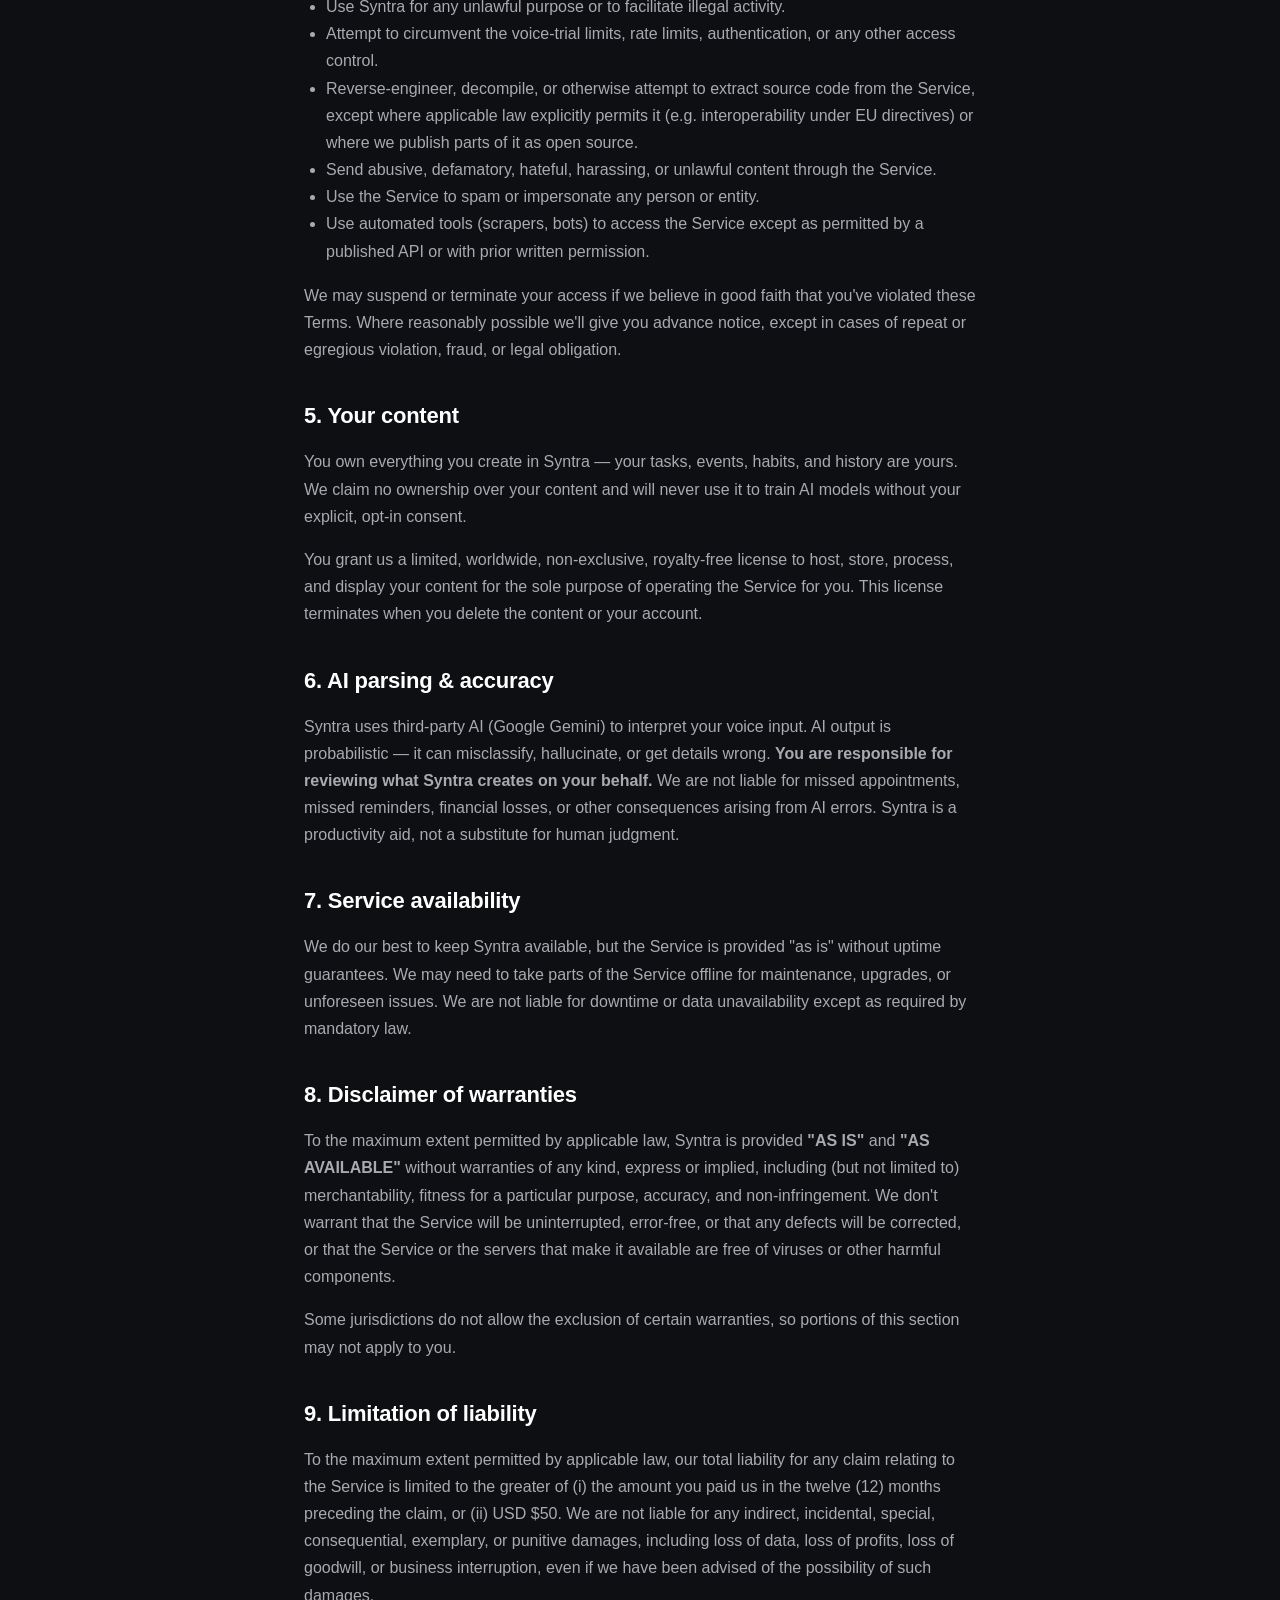
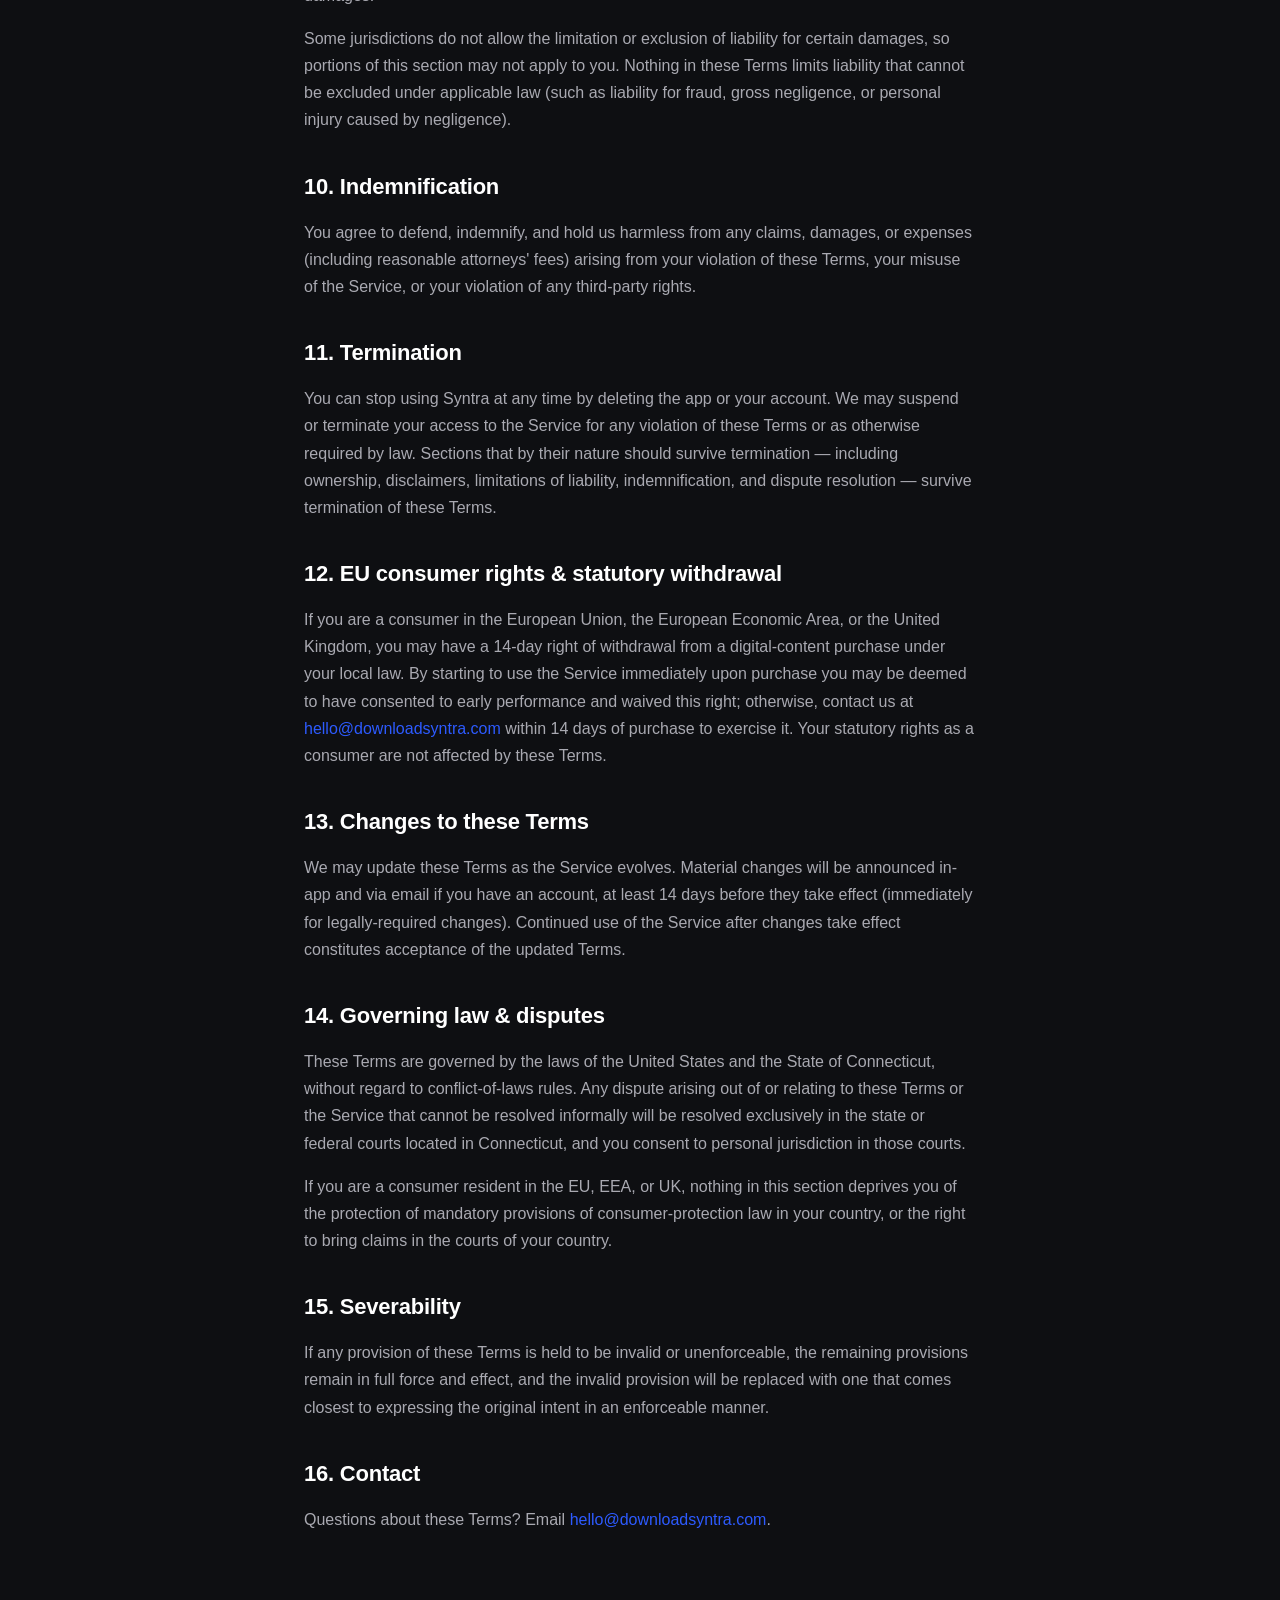
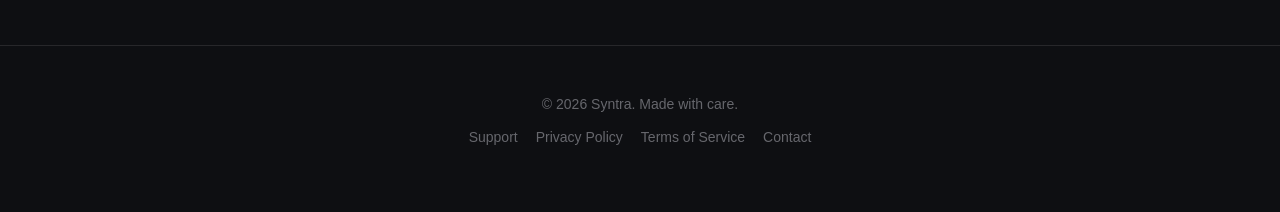
<file: terms.html>
<!DOCTYPE html>
<html lang="en">
<head>
  <meta charset="UTF-8" />
  <meta name="viewport" content="width=device-width, initial-scale=1.0" />
  <title>Terms of Service — Syntra</title>
  <meta name="theme-color" content="#0E0F12" />
  <link rel="icon" href="syntra-logo.png" type="image/png" />
  <link rel="stylesheet" href="styles.css" />
</head>
<body>

  <nav class="nav">
    <div class="nav-inner">
      <a href="index.html" class="brand">
        <span>SYNTRA</span>
      </a>
      <div class="nav-links">
        <a href="index.html#features">Features</a>
        <a href="index.html#reviews">Reviews</a>
        <a href="index.html#pricing">Pricing</a>
      </div>
    </div>
  </nav>

  <main class="legal">
    <a href="index.html" class="back">← Back to home</a>
    <h1>Terms of Service</h1>
    <p class="updated">Last updated: June 2, 2026 · Effective: June 2, 2026</p>

    <p>Welcome to Syntra. These Terms of Service ("Terms") form a binding agreement between you ("you", "your") and Syntra ("Syntra", "we", "us", "our"), an independent developer based in the United States. By installing or using the Syntra mobile application (the "Service"), you agree to these Terms. If you don't agree, don't use the Service.</p>

    <h2>1. Eligibility</h2>
    <p>You must be at least 13 years old (16 in the European Economic Area and the United Kingdom) to use Syntra. By using the Service you represent that you meet this requirement. If you're using Syntra on behalf of an organization, you represent that you have authority to bind that organization to these Terms.</p>

    <h2>2. Your account</h2>
    <p>You can use Syntra without an account, but creating one lets you subscribe and keeps your subscription tied to you across devices. Your tasks and habits are stored on your device. You're responsible for keeping your sign-in credentials safe and for all activity under your account. Notify us at <a href="mailto:hello@downloadsyntra.com">hello@downloadsyntra.com</a> immediately if you suspect unauthorized access.</p>
    <p>You can delete your account at any time from <em>Settings → Privacy &amp; Data → Delete account</em> in the app, or by emailing the address above. Account deletion permanently removes your data within 30 days.</p>

    <h2>3. Subscriptions and billing</h2>
    <p>Syntra Pro is offered as an auto-renewing subscription billed through the App Store (Apple) or Google Play. By starting a subscription you acknowledge:</p>
    <ul>
      <li>Payment is charged to your Apple ID or Google account at confirmation of purchase.</li>
      <li>The subscription renews automatically at the end of each billing period at the same price unless cancelled at least 24 hours before the end of the current period.</li>
      <li>You can manage and cancel subscriptions in your platform account settings (Settings → Apple ID → Subscriptions on iOS; Play Store account on Android). Apple and Google control the actual billing relationship.</li>
      <li>If a free trial is offered, the trial automatically converts to a paid subscription at the end of the trial period unless cancelled. Any unused portion of a free trial is forfeited if you start a paid subscription before the trial ends.</li>
      <li>Refunds for partially-used billing periods are not offered by Syntra. Refund requests are handled by Apple or Google according to their published policies. EU consumers retain statutory withdrawal rights as described in section 12.</li>
      <li>Prices listed in the app are inclusive of any value-added tax where applicable; otherwise tax is added at checkout per your platform's billing rules.</li>
    </ul>

    <h2>4. Acceptable use</h2>
    <p>You agree not to:</p>
    <ul>
      <li>Use Syntra for any unlawful purpose or to facilitate illegal activity.</li>
      <li>Attempt to circumvent the voice-trial limits, rate limits, authentication, or any other access control.</li>
      <li>Reverse-engineer, decompile, or otherwise attempt to extract source code from the Service, except where applicable law explicitly permits it (e.g. interoperability under EU directives) or where we publish parts of it as open source.</li>
      <li>Send abusive, defamatory, hateful, harassing, or unlawful content through the Service.</li>
      <li>Use the Service to spam or impersonate any person or entity.</li>
      <li>Use automated tools (scrapers, bots) to access the Service except as permitted by a published API or with prior written permission.</li>
    </ul>
    <p>We may suspend or terminate your access if we believe in good faith that you've violated these Terms. Where reasonably possible we'll give you advance notice, except in cases of repeat or egregious violation, fraud, or legal obligation.</p>

    <h2>5. Your content</h2>
    <p>You own everything you create in Syntra — your tasks, events, habits, and history are yours. We claim no ownership over your content and will never use it to train AI models without your explicit, opt-in consent.</p>
    <p>You grant us a limited, worldwide, non-exclusive, royalty-free license to host, store, process, and display your content for the sole purpose of operating the Service for you. This license terminates when you delete the content or your account.</p>

    <h2>6. AI parsing &amp; accuracy</h2>
    <p>Syntra uses third-party AI (Google Gemini) to interpret your voice input. AI output is probabilistic — it can misclassify, hallucinate, or get details wrong. <strong>You are responsible for reviewing what Syntra creates on your behalf.</strong> We are not liable for missed appointments, missed reminders, financial losses, or other consequences arising from AI errors. Syntra is a productivity aid, not a substitute for human judgment.</p>

    <h2>7. Service availability</h2>
    <p>We do our best to keep Syntra available, but the Service is provided "as is" without uptime guarantees. We may need to take parts of the Service offline for maintenance, upgrades, or unforeseen issues. We are not liable for downtime or data unavailability except as required by mandatory law.</p>

    <h2>8. Disclaimer of warranties</h2>
    <p>To the maximum extent permitted by applicable law, Syntra is provided <strong>"AS IS"</strong> and <strong>"AS AVAILABLE"</strong> without warranties of any kind, express or implied, including (but not limited to) merchantability, fitness for a particular purpose, accuracy, and non-infringement. We don't warrant that the Service will be uninterrupted, error-free, or that any defects will be corrected, or that the Service or the servers that make it available are free of viruses or other harmful components.</p>
    <p>Some jurisdictions do not allow the exclusion of certain warranties, so portions of this section may not apply to you.</p>

    <h2>9. Limitation of liability</h2>
    <p>To the maximum extent permitted by applicable law, our total liability for any claim relating to the Service is limited to the greater of (i) the amount you paid us in the twelve (12) months preceding the claim, or (ii) USD $50. We are not liable for any indirect, incidental, special, consequential, exemplary, or punitive damages, including loss of data, loss of profits, loss of goodwill, or business interruption, even if we have been advised of the possibility of such damages.</p>
    <p>Some jurisdictions do not allow the limitation or exclusion of liability for certain damages, so portions of this section may not apply to you. Nothing in these Terms limits liability that cannot be excluded under applicable law (such as liability for fraud, gross negligence, or personal injury caused by negligence).</p>

    <h2>10. Indemnification</h2>
    <p>You agree to defend, indemnify, and hold us harmless from any claims, damages, or expenses (including reasonable attorneys' fees) arising from your violation of these Terms, your misuse of the Service, or your violation of any third-party rights.</p>

    <h2>11. Termination</h2>
    <p>You can stop using Syntra at any time by deleting the app or your account. We may suspend or terminate your access to the Service for any violation of these Terms or as otherwise required by law. Sections that by their nature should survive termination — including ownership, disclaimers, limitations of liability, indemnification, and dispute resolution — survive termination of these Terms.</p>

    <h2>12. EU consumer rights &amp; statutory withdrawal</h2>
    <p>If you are a consumer in the European Union, the European Economic Area, or the United Kingdom, you may have a 14-day right of withdrawal from a digital-content purchase under your local law. By starting to use the Service immediately upon purchase you may be deemed to have consented to early performance and waived this right; otherwise, contact us at <a href="mailto:hello@downloadsyntra.com">hello@downloadsyntra.com</a> within 14 days of purchase to exercise it. Your statutory rights as a consumer are not affected by these Terms.</p>

    <h2>13. Changes to these Terms</h2>
    <p>We may update these Terms as the Service evolves. Material changes will be announced in-app and via email if you have an account, at least 14 days before they take effect (immediately for legally-required changes). Continued use of the Service after changes take effect constitutes acceptance of the updated Terms.</p>

    <h2>14. Governing law &amp; disputes</h2>
    <p>These Terms are governed by the laws of the United States and the State of Connecticut, without regard to conflict-of-laws rules. Any dispute arising out of or relating to these Terms or the Service that cannot be resolved informally will be resolved exclusively in the state or federal courts located in Connecticut, and you consent to personal jurisdiction in those courts.</p>
    <p>If you are a consumer resident in the EU, EEA, or UK, nothing in this section deprives you of the protection of mandatory provisions of consumer-protection law in your country, or the right to bring claims in the courts of your country.</p>

    <h2>15. Severability</h2>
    <p>If any provision of these Terms is held to be invalid or unenforceable, the remaining provisions remain in full force and effect, and the invalid provision will be replaced with one that comes closest to expressing the original intent in an enforceable manner.</p>

    <h2>16. Contact</h2>
    <p>Questions about these Terms? Email <a href="mailto:hello@downloadsyntra.com">hello@downloadsyntra.com</a>.</p>
  </main>

  <footer>
    <div>© 2026 Syntra. Made with care.</div>
    <div class="links">
      <a href="support.html">Support</a>
      <a href="privacy.html">Privacy Policy</a>
      <a href="terms.html">Terms of Service</a>
      <a href="mailto:hello@downloadsyntra.com">Contact</a>
    </div>
  </footer>

</body>
</html>
</file>
<file: styles.css>
/* Syntra marketing site — dark, monolithic, mobile-first.
   Mirrors the app's dark-mode tokens (bg #0E0F12, accent #2D5BFF). */

:root {
  --bg: #0E0F12;
  --bg-elevated: #16181C;
  --bg-recessed: #1F2126;
  --fg: #FFFFFF;
  --fg-secondary: rgba(235, 235, 245, 0.7);
  --fg-tertiary: rgba(235, 235, 245, 0.4);
  --stroke: rgba(255, 255, 255, 0.1);
  --accent: #2D5BFF;
  --accent-purple: #7C3AED;
  --accent-green: #3DB47A;
  --max-width: 1120px;
}

* { box-sizing: border-box; }
html, body { margin: 0; padding: 0; }

body {
  background: var(--bg);
  color: var(--fg);
  font-family: -apple-system, BlinkMacSystemFont, "SF Pro Display", "SF Pro Text",
    "Segoe UI", Roboto, Helvetica, Arial, sans-serif;
  font-size: 17px;
  line-height: 1.5;
  -webkit-font-smoothing: antialiased;
  -moz-osx-font-smoothing: grayscale;
  text-rendering: optimizeLegibility;
}

a { color: inherit; text-decoration: none; }

/* ───── Header ───── */
.nav {
  position: sticky;
  top: 0;
  z-index: 50;
  backdrop-filter: blur(14px) saturate(180%);
  -webkit-backdrop-filter: blur(14px) saturate(180%);
  background: rgba(14, 15, 18, 0.7);
  border-bottom: 1px solid var(--stroke);
}
.nav-inner {
  max-width: var(--max-width);
  margin: 0 auto;
  padding: 14px 24px;
  display: flex;
  align-items: center;
  justify-content: space-between;
}
.brand {
  font-weight: 800;
  letter-spacing: 4px;
  font-size: 22px;
}
.nav-links {
  display: flex;
  gap: 24px;
  font-size: 15px;
  color: var(--fg-secondary);
}
.nav-links a:hover { color: var(--fg); }

/* ───── Hero ───── */
.hero {
  padding: 96px 24px 64px;
  text-align: center;
  position: relative;
  overflow: hidden;
}
.hero::before {
  content: "";
  position: absolute;
  top: -200px;
  left: 50%;
  transform: translateX(-50%);
  width: 800px;
  height: 800px;
  background: radial-gradient(circle, rgba(45, 91, 255, 0.18) 0%, transparent 60%);
  pointer-events: none;
}
.hero-inner {
  position: relative;
  max-width: 760px;
  margin: 0 auto;
}
.hero img.logo {
  width: 116px;
  height: 116px;
  border-radius: 26px;
  margin-bottom: 28px;
  box-shadow: 0 30px 60px -20px rgba(0, 0, 0, 0.6);
}
.hero h1 {
  font-size: clamp(40px, 7vw, 68px);
  line-height: 1.05;
  letter-spacing: -0.03em;
  font-weight: 800;
  margin: 0 0 20px;
  background: linear-gradient(180deg, #ffffff 0%, rgba(255,255,255,0.7) 100%);
  -webkit-background-clip: text;
  background-clip: text;
  -webkit-text-fill-color: transparent;
}
.hero p {
  color: var(--fg-secondary);
  font-size: clamp(17px, 2.2vw, 21px);
  max-width: 580px;
  margin: 0 auto 36px;
}
.download-row {
  display: flex;
  gap: 12px;
  justify-content: center;
  flex-wrap: wrap;
}
.store-btn {
  display: inline-flex;
  align-items: center;
  gap: 12px;
  padding: 14px 22px;
  border: 1px solid var(--stroke);
  border-radius: 14px;
  background: var(--bg-elevated);
  transition: transform 120ms ease, background 120ms ease;
}
.store-btn:hover {
  background: var(--bg-recessed);
  transform: translateY(-1px);
}
.store-btn-text { text-align: left; line-height: 1.15; }
.store-btn-small { font-size: 11px; color: var(--fg-secondary); letter-spacing: 0.4px; }
.store-btn-big { font-size: 18px; font-weight: 700; }
.store-btn svg { width: 28px; height: 28px; }

/* ───── Screenshot gallery ───── */
.screenshots-section {
  padding: 64px 24px 96px;
  border-top: 1px solid var(--stroke);
  max-width: var(--max-width);
  margin: 0 auto;
}
.screenshots-header {
  display: flex;
  align-items: flex-end;
  justify-content: space-between;
  gap: 24px;
  margin-bottom: 40px;
  flex-wrap: wrap;
}
.screenshots-arrows {
  display: flex;
  gap: 10px;
}
.scroll-arrow {
  width: 44px;
  height: 44px;
  border-radius: 22px;
  border: 1px solid var(--stroke);
  background: var(--bg-elevated);
  color: var(--fg);
  cursor: pointer;
  display: inline-flex;
  align-items: center;
  justify-content: center;
  transition:
    background 160ms ease,
    transform 160ms ease,
    border-color 160ms ease;
}
.scroll-arrow:hover {
  background: var(--bg-recessed);
  border-color: var(--accent);
}
.scroll-arrow:active {
  transform: scale(0.94);
}
.scroll-arrow svg {
  width: 20px;
  height: 20px;
}

/* The scroll viewport. We use scroll-snap-align: center so each
   card lands centered. The infinite-scroll JS clones items and
   silently jumps the scroll position when the user nears either
   edge of the cloned set. */
.screenshots-wrap {
  overflow-x: auto;
  overflow-y: visible;
  scroll-snap-type: x proximity;
  scroll-behavior: smooth;
  -webkit-overflow-scrolling: touch;
  scrollbar-width: none;
  margin: 0 -24px;
  padding: 32px 0 48px;
}
.screenshots-wrap::-webkit-scrollbar { display: none; }

/* Track. The padding here is what lets the FIRST and LAST cards
   reach the center of the viewport — without it they could only
   scroll-snap to the viewport edge. */
.screenshots {
  display: inline-flex;
  gap: 32px;
  padding: 0 calc(50% - 160px);
  align-items: center;
}

/* Each card: phone frame on top + title + description below. By
   default cards are scaled down + blurred (peek state). Only the
   one with .active drops the blur and scales up — which is the
   center card whichever one that happens to be after a scroll. */
.phone-card {
  flex: 0 0 320px;
  margin: 0;
  scroll-snap-align: center;
  display: flex;
  flex-direction: column;
  gap: 20px;
  /* Peek state */
  transform: scale(0.78);
  filter: blur(6px) brightness(0.65);
  opacity: 0.55;
  transition:
    transform 420ms cubic-bezier(0.2, 0.8, 0.2, 1),
    filter 420ms cubic-bezier(0.2, 0.8, 0.2, 1),
    opacity 420ms cubic-bezier(0.2, 0.8, 0.2, 1);
  will-change: transform, filter, opacity;
}
.phone-card.active {
  transform: scale(1);
  filter: blur(0px) brightness(1);
  opacity: 1;
}
.phone-card h3 {
  font-size: 20px;
  font-weight: 700;
  margin: 0;
  letter-spacing: -0.01em;
  text-align: center;
}
.phone-card p {
  margin: 0;
  font-size: 15px;
  line-height: 1.55;
  color: var(--fg-secondary);
  text-align: center;
  /* Description fades in only on the active card so the side
     peeks read as visual context, not crowded reading material. */
  opacity: 0;
  transition: opacity 420ms cubic-bezier(0.2, 0.8, 0.2, 1);
}
.phone-card.active p { opacity: 1; }

/* iPhone-shaped frame. The screenshot inside fills the frame edge-
   to-edge with only a tiny 4px padding for the rounded-corner
   nesting; the frame itself is just a hairline border + glow.
   Result: no visible "bezel band" around the screenshot. */
.phone {
  width: 100%;
  border-radius: 44px;
  background: var(--bg);
  border: 1px solid var(--stroke);
  padding: 4px;
  box-shadow:
    0 60px 120px -30px rgba(45, 91, 255, 0.22),
    0 30px 60px -20px rgba(0, 0, 0, 0.6);
  position: relative;
}
/* No CSS-drawn notch — the actual screenshots already include the
   iOS status bar / notch in the PNG itself, so an extra overlay
   would just sit on top and look redundant. */
.phone-shot img {
  width: 100%;
  /* Aspect ratio matches the cropped screenshots (status bar removed)
     so app content fills the frame edge-to-edge with no empty top
     band. Slight per-image variation (~9:18.2-18.5) is absorbed by
     object-fit: cover. */
  aspect-ratio: 9 / 18.3;
  object-fit: cover;
  object-position: top;
  /* Inner radius = outer radius (44) minus padding (4) so the
     screenshot's rounded corners nest cleanly inside the bezel. */
  border-radius: 40px;
  display: block;
  background: var(--bg);
}

/* Tablet — slightly smaller phones, less padding. */
@media (max-width: 880px) {
  .screenshots { padding: 0 calc(50% - 140px); gap: 24px; }
  .phone-card { flex-basis: 280px; }
}

/* Mobile — single card centered, side peeks visible only as a hint
   of the next card on the right edge. */
@media (max-width: 540px) {
  .screenshots-section { padding: 48px 20px 64px; }
  .screenshots { padding: 0 calc(50% - 110px); gap: 20px; }
  .phone-card { flex-basis: 220px; }
  .screenshots-arrows { display: none; }
}

/* ───── Features ───── */
section.features {
  padding: 80px 24px;
  border-top: 1px solid var(--stroke);
}
.section-inner {
  max-width: var(--max-width);
  margin: 0 auto;
}
.section-title {
  font-size: clamp(32px, 5vw, 44px);
  font-weight: 800;
  letter-spacing: -0.02em;
  margin: 0 0 16px;
}
.section-sub {
  color: var(--fg-secondary);
  font-size: 18px;
  margin: 0 0 56px;
  max-width: 600px;
}
.features-grid {
  display: grid;
  gap: 24px;
  grid-template-columns: repeat(auto-fit, minmax(260px, 1fr));
}
.feature-card {
  background: var(--bg-elevated);
  border: 1px solid var(--stroke);
  border-radius: 20px;
  padding: 28px;
}
.feature-icon {
  width: 48px;
  height: 48px;
  border-radius: 12px;
  background: rgba(45, 91, 255, 0.18);
  color: var(--accent);
  display: flex;
  align-items: center;
  justify-content: center;
  margin-bottom: 18px;
}
.feature-icon svg { width: 24px; height: 24px; }
.feature-title {
  font-size: 19px;
  font-weight: 700;
  margin: 0 0 8px;
}
.feature-body {
  color: var(--fg-secondary);
  font-size: 15px;
  line-height: 1.6;
  margin: 0;
}

/* ───── Reviews ───── */
section.reviews {
  padding: 80px 24px;
  border-top: 1px solid var(--stroke);
  background: linear-gradient(180deg, transparent 0%, rgba(45, 91, 255, 0.04) 100%);
}
.reviews-soon {
  max-width: 560px;
  margin: 0 auto;
  text-align: center;
  background: var(--bg-elevated);
  border: 1px solid var(--stroke);
  border-radius: 16px;
  padding: 40px 28px;
}
.reviews-soon-stars { color: #F5C518; font-size: 22px; letter-spacing: 4px; margin-bottom: 16px; }
.reviews-soon-text { font-size: 16px; line-height: 1.55; margin: 0; color: var(--fg-secondary); }

/* ───── Pricing ───── */
section.pricing {
  padding: 80px 24px;
  border-top: 1px solid var(--stroke);
  text-align: center;
}
.plans {
  display: grid;
  gap: 20px;
  grid-template-columns: repeat(auto-fit, minmax(260px, 1fr));
  max-width: 720px;
  margin: 0 auto;
}
.plan {
  background: var(--bg-elevated);
  border: 1px solid var(--stroke);
  border-radius: 20px;
  padding: 32px 28px;
  text-align: left;
}
.plan-pro {
  border-color: var(--accent);
  background: linear-gradient(170deg, rgba(45,91,255,0.12), var(--bg-elevated));
}
.plan-badge {
  display: inline-block;
  font-size: 11px;
  font-weight: 700;
  letter-spacing: 0.6px;
  text-transform: uppercase;
  color: var(--accent);
  background: rgba(45,91,255,0.15);
  border: 1px solid var(--accent);
  border-radius: 999px;
  padding: 3px 10px;
  margin-bottom: 12px;
}
.plan-name { font-size: 13px; letter-spacing: 1.6px; text-transform: uppercase; color: var(--fg-tertiary); }
.plan-price { font-size: 36px; font-weight: 800; margin: 8px 0 14px; letter-spacing: -0.02em; }
.plan-price small { font-size: 14px; color: var(--fg-secondary); font-weight: 500; letter-spacing: 0; }
.plan ul {
  list-style: none;
  padding: 0;
  margin: 0;
  font-size: 15px;
  color: var(--fg-secondary);
}
.plan ul li { padding: 6px 0; padding-left: 22px; position: relative; }
.plan ul li::before {
  content: "✓";
  position: absolute;
  left: 0;
  top: 6px;
  color: var(--accent-green);
  font-weight: 700;
}

/* ───── Footer ───── */
footer {
  padding: 48px 24px 64px;
  border-top: 1px solid var(--stroke);
  text-align: center;
  color: var(--fg-tertiary);
  font-size: 14px;
}
footer .links {
  margin-top: 12px;
  display: flex;
  gap: 18px;
  justify-content: center;
  flex-wrap: wrap;
}
footer .links a:hover { color: var(--fg); }

/* ───── Legal pages ───── */
.legal {
  max-width: 720px;
  margin: 0 auto;
  padding: 64px 24px 96px;
}
.legal h1 {
  font-size: 40px;
  letter-spacing: -0.02em;
  margin: 0 0 8px;
}
.legal p.updated {
  color: var(--fg-tertiary);
  margin: 0 0 32px;
  font-size: 14px;
}
.legal h2 {
  font-size: 22px;
  margin: 36px 0 12px;
  letter-spacing: -0.01em;
}
.legal p, .legal li {
  color: var(--fg-secondary);
  font-size: 16px;
  line-height: 1.7;
}
.legal ul { padding-left: 22px; }
.legal a { color: var(--accent); }
.back {
  display: inline-flex;
  align-items: center;
  gap: 6px;
  color: var(--fg-secondary);
  font-size: 14px;
  margin-bottom: 32px;
}
.back:hover { color: var(--fg); }

/* ───── Mobile tweaks ───── */
@media (max-width: 640px) {
  .nav-links { display: none; }
  .hero { padding: 64px 20px 32px; }
  .preview { padding: 16px 20px 64px; }
  .phone { transform: scale(0.92); }
  section { padding: 64px 20px !important; }

  /* Features: lock into a 2×2 box on phones instead of a vertical
     stack. Cards shrink + reduce padding so they actually fit. */
  .features-grid {
    grid-template-columns: repeat(2, 1fr);
    gap: 12px;
  }
  .feature-card {
    padding: 18px 14px;
  }
  .feature-icon {
    width: 36px;
    height: 36px;
    border-radius: 10px;
    margin-bottom: 12px;
  }
  .feature-icon svg { width: 18px; height: 18px; }
  .feature-title { font-size: 15px; margin-bottom: 6px; }
  .feature-body { font-size: 12.5px; line-height: 1.45; }

  /* Reviews "coming soon" card */
  .reviews-soon { padding: 32px 22px; }
  .reviews-soon-stars { font-size: 20px; }
  .reviews-soon-text { font-size: 14.5px; }
}
</file>
